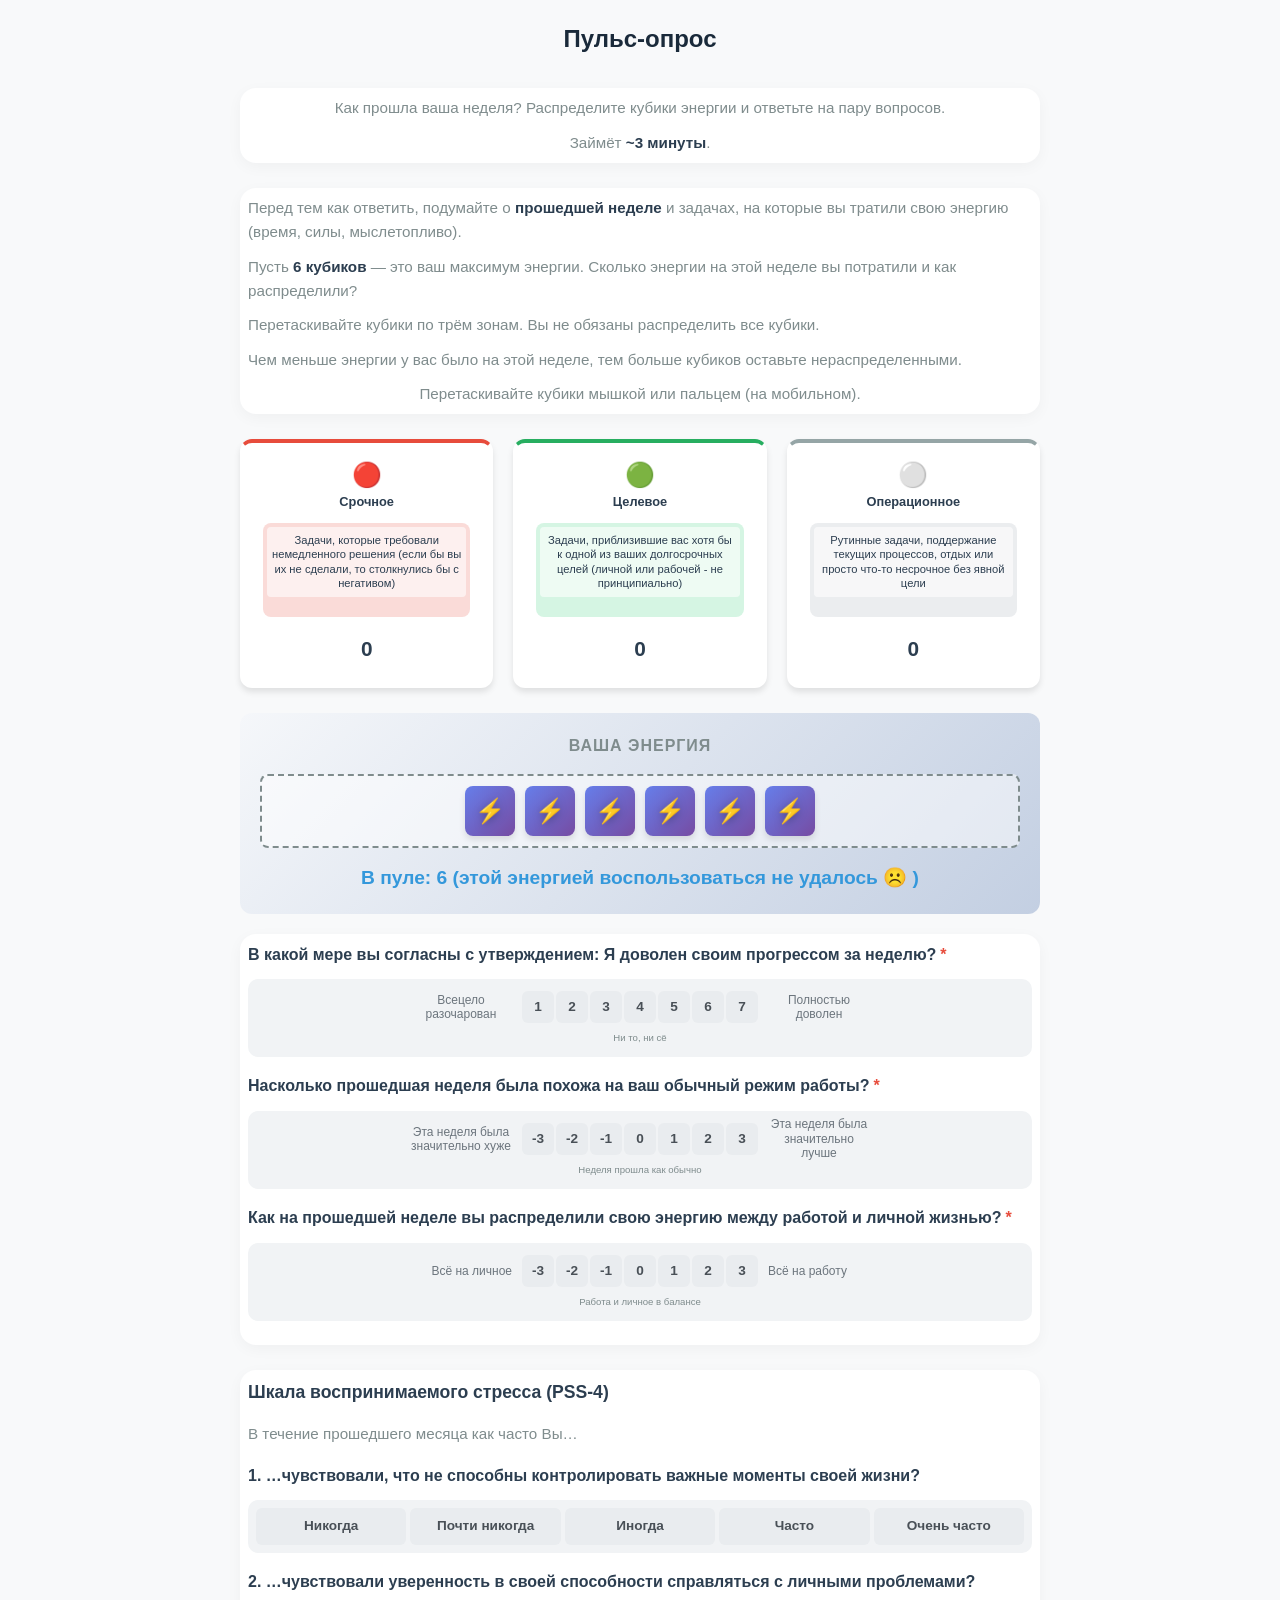
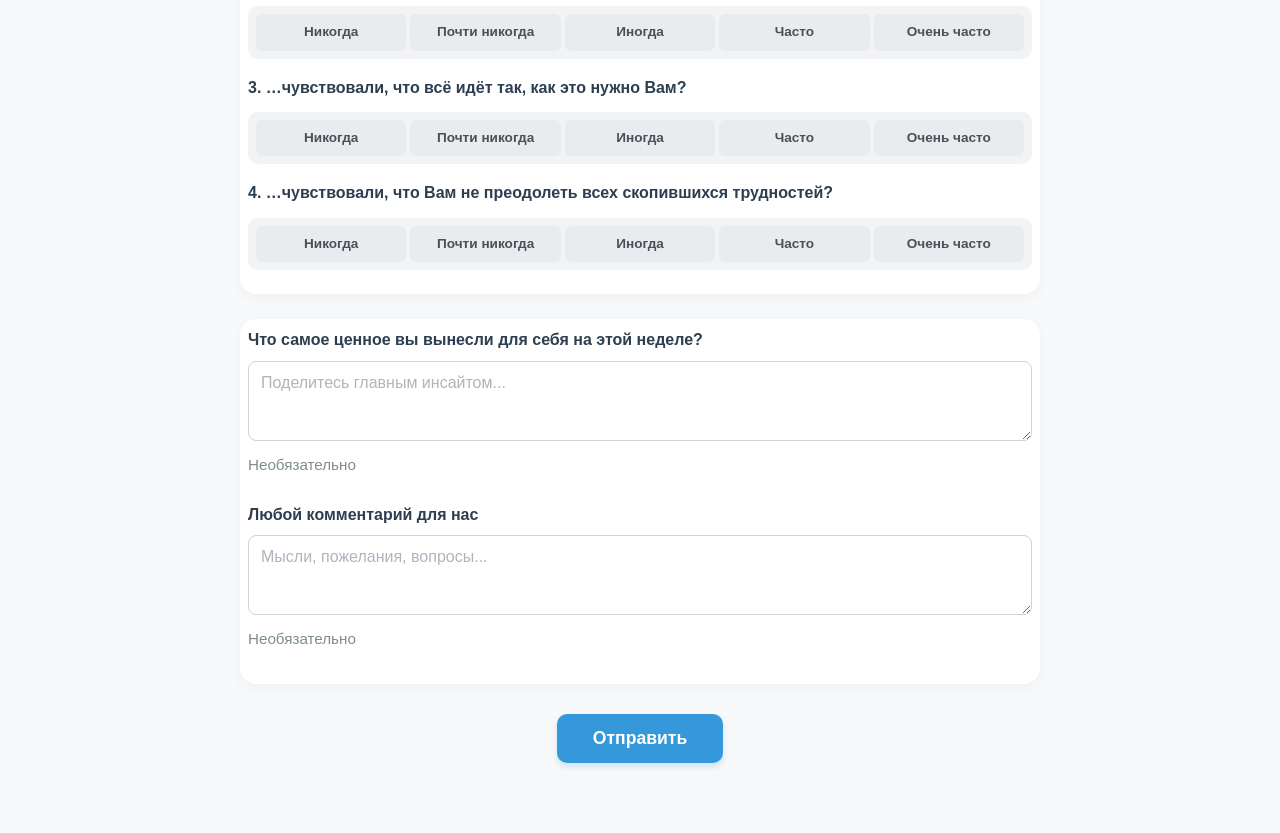
<file: Survey-Pulse-Q3-2026/index.html>
<!DOCTYPE html>
<html lang="ru">
<head>
<meta charset="UTF-8">
<meta name="viewport" content="width=device-width, initial-scale=1.0">
<title>Пульс-опрос</title>
<link rel="icon" type="image/svg+xml" href="favicon.svg">
<link rel="stylesheet" href="style.css">
</head>
<body>

<div class="app-container">

    <!-- Главная страница -->
    <section id="survey-page" class="page active">
        <h1>Пульс-опрос</h1>

        <div class="card intro-card">
            <p>Как прошла ваша неделя? Распределите кубики энергии и ответьте на пару вопросов.</p>
            <p>Займёт <strong>~3 минуты</strong>.</p>
        </div>

        <!-- Инструкция и легенда -->
        <div class="card">
            <p>Перед тем как ответить, подумайте о <strong>прошедшей неделе</strong> и задачах, на которые вы тратили свою энергию (время, силы, мыслетопливо).</p>
            <p>Пусть <strong>6 кубиков</strong> — это ваш максимум энергии. Сколько энергии на этой неделе вы потратили и как распределили?</p>
            <p>Перетаскивайте кубики по трём зонам. Вы не обязаны распределить все кубики.</p>
            <p>Чем меньше энергии у вас было на этой неделе, тем больше кубиков оставьте нераспределенными.</p>
            <p style="text-align: center; color: var(--text-muted);">Перетаскивайте кубики мышкой или пальцем (на мобильном).</p>
        </div>

        <!-- Три зоны для сброса кубиков (теперь выше пула) -->
        <div class="zones-container">
            <!-- Зона 1: Срочное -->
            <div class="zone reactive-zone" data-zone="reactive">
                <div class="zone-header">
                    <span class="zone-icon">🔴</span>
                    <h3>Срочное</h3>
                </div>
<div class="zone-drop-area" id="reactive-zone">
                    <div class="zone-definition">
                        Задачи, которые требовали немедленного решения (если бы вы их не сделали, то столкнулись бы с негативом)
                    </div>
                    <div class="zone-cubes" id="reactive-cubes"></div>
                </div>
                <div class="zone-counter">
                    <span class="count-value">0</span>
                </div>
            </div>

            <!-- Зона 2: Целевое -->
            <div class="zone proactive-zone" data-zone="proactive">
                <div class="zone-header">
                    <span class="zone-icon">🟢</span>
                    <h3>Целевое</h3>
                </div>
<div class="zone-drop-area" id="proactive-zone">
                    <div class="zone-definition">
                        Задачи, приблизившие вас хотя бы к одной из ваших долгосрочных целей (личной или рабочей - не принципиально)
                    </div>
                    <div class="zone-cubes" id="proactive-cubes"></div>
                </div>
                <div class="zone-counter">
                    <span class="count-value">0</span>
                </div>
            </div>

            <!-- Зона 3: Операционное -->
            <div class="zone operational-zone" data-zone="operational">
                <div class="zone-header">
                    <span class="zone-icon">⚪</span>
                    <h3>Операционное</h3>
                </div>
<div class="zone-drop-area" id="operational-zone">
                    <div class="zone-definition">
                        Рутинные задачи, поддержание текущих процессов, отдых или просто что-то несрочное без явной цели
                    </div>
                    <div class="zone-cubes" id="operational-cubes"></div>
                </div>
                <div class="zone-counter">
                    <span class="count-value">0</span>
                </div>
            </div>
        </div>

        <!-- Зона пула (источник кубиков) -->
        <div class="pool-container" id="pool">
            <div class="pool-label">Ваша энергия</div>
            <div class="pool-slots" id="pool-slots">
                <!-- Кубики будут добавлены через JS -->
            </div>
            <div class="pool-counter">
                <span id="available-cubes">В пуле: 6 (этой энергией воспользоваться не удалось ☹️ )</span>
            </div>
        </div>

        <!-- Вопрос про удовлетворённость прогрессом -->
        <div class="card">
            <div class="likert-scale-group">
                <label>В какой мере вы согласны с утверждением: Я доволен своим прогрессом за неделю?<span class="required-star">*</span></label>
                <div class="likert-center-scale">
                    <span class="likert-center-label left">Всецело разочарован</span>

                    <input type="radio" name="satisfaction" id="sat-1" value="1">
                    <label for="sat-1">1</label>

                    <input type="radio" name="satisfaction" id="sat-2" value="2">
                    <label for="sat-2">2</label>

                    <input type="radio" name="satisfaction" id="sat-3" value="3">
                    <label for="sat-3">3</label>

                    <input type="radio" name="satisfaction" id="sat-4" value="4">
                    <label for="sat-4">4</label>

                    <input type="radio" name="satisfaction" id="sat-5" value="5">
                    <label for="sat-5">5</label>

                    <input type="radio" name="satisfaction" id="sat-6" value="6">
                    <label for="sat-6">6</label>

                    <input type="radio" name="satisfaction" id="sat-7" value="7">
                    <label for="sat-7" class="hint-trigger">7</label>

                    <span class="likert-center-label right hint-target">Полностью доволен</span>
                    <p class="center-scale-note">Ни то, ни сё</p>
                </div>
            </div>

            <!-- Насколько показательная неделя (-3 до +3) -->
            <div class="likert-scale-group">
                <label>Насколько прошедшая неделя была похожа на ваш обычный режим работы?<span class="required-star">*</span></label>
                <div class="likert-center-scale">
                    <span class="likert-center-label left">Эта неделя была значительно хуже</span>

                    <input type="radio" name="representative" id="rep--3" value="-3">
                    <label for="rep--3">-3</label>

                    <input type="radio" name="representative" id="rep--2" value="-2">
                    <label for="rep--2">-2</label>

                    <input type="radio" name="representative" id="rep--1" value="-1">
                    <label for="rep--1">-1</label>

                    <input type="radio" name="representative" id="rep-0" value="0">
                    <label for="rep-0">0</label>

                    <input type="radio" name="representative" id="rep-1" value="1">
                    <label for="rep-1">1</label>

                    <input type="radio" name="representative" id="rep-2" value="2">
                    <label for="rep-2">2</label>

                    <input type="radio" name="representative" id="rep-3" value="3">
                    <label for="rep-3">3</label>

                    <span class="likert-center-label right">Эта неделя была значительно лучше</span>
                    <p class="center-scale-note">Неделя прошла как обычно</p>
                </div>
            </div>

            <!-- Доля работы (-3 до +3) -->
            <div class="likert-scale-group">
                <label>Как на прошедшей неделе вы распределили свою энергию между работой и личной жизнью?<span class="required-star">*</span></label>
                <div class="likert-center-scale">
                    <span class="likert-center-label left">Всё на личное</span>

                    <input type="radio" name="work_life" id="wl--3" value="-3">
                    <label for="wl--3">-3</label>

                    <input type="radio" name="work_life" id="wl--2" value="-2">
                    <label for="wl--2">-2</label>

                    <input type="radio" name="work_life" id="wl--1" value="-1">
                    <label for="wl--1">-1</label>

                    <input type="radio" name="work_life" id="wl-0" value="0">
                    <label for="wl-0">0</label>

                    <input type="radio" name="work_life" id="wl-1" value="1">
                    <label for="wl-1">1</label>

                    <input type="radio" name="work_life" id="wl-2" value="2">
                    <label for="wl-2">2</label>

                    <input type="radio" name="work_life" id="wl-3" value="3">
                    <label for="wl-3">3</label>

                    <span class="likert-center-label right">Всё на работу</span>
                    <p class="center-scale-note">Работа и личное в балансе</p>
                </div>
            </div>
        </div>

        <!-- PSS-4: Шкала воспринимаемого стресса -->
        <div class="card">
            <h2 style="font-size:1.1rem; margin-bottom:16px;">Шкала воспринимаемого стресса (PSS-4)</h2>
            <p style="margin-bottom:16px;">В течение прошедшего месяца как часто Вы…</p>

            <div class="likert-scale-group">
                <label>1. …чувствовали, что не способны контролировать важные моменты своей жизни?</label>
                <div class="likert-horiz-scale">
                    <input type="radio" name="pss_1" id="pss1-0" value="0"><label for="pss1-0">Никогда</label>
                    <input type="radio" name="pss_1" id="pss1-1" value="1"><label for="pss1-1">Почти никогда</label>
                    <input type="radio" name="pss_1" id="pss1-2" value="2"><label for="pss1-2">Иногда</label>
                    <input type="radio" name="pss_1" id="pss1-3" value="3"><label for="pss1-3">Часто</label>
                    <input type="radio" name="pss_1" id="pss1-4" value="4"><label for="pss1-4">Очень часто</label>
                </div>
            </div>

            <div class="likert-scale-group">
                <label>2. …чувствовали уверенность в своей способности справляться с личными проблемами?</label>
                <div class="likert-horiz-scale">
                    <input type="radio" name="pss_2" id="pss2-0" value="0"><label for="pss2-0">Никогда</label>
                    <input type="radio" name="pss_2" id="pss2-1" value="1"><label for="pss2-1">Почти никогда</label>
                    <input type="radio" name="pss_2" id="pss2-2" value="2"><label for="pss2-2">Иногда</label>
                    <input type="radio" name="pss_2" id="pss2-3" value="3"><label for="pss2-3">Часто</label>
                    <input type="radio" name="pss_2" id="pss2-4" value="4"><label for="pss2-4">Очень часто</label>
                </div>
            </div>

            <div class="likert-scale-group">
                <label>3. …чувствовали, что всё идёт так, как это нужно Вам?</label>
                <div class="likert-horiz-scale">
                    <input type="radio" name="pss_3" id="pss3-0" value="0"><label for="pss3-0">Никогда</label>
                    <input type="radio" name="pss_3" id="pss3-1" value="1"><label for="pss3-1">Почти никогда</label>
                    <input type="radio" name="pss_3" id="pss3-2" value="2"><label for="pss3-2">Иногда</label>
                    <input type="radio" name="pss_3" id="pss3-3" value="3"><label for="pss3-3">Часто</label>
                    <input type="radio" name="pss_3" id="pss3-4" value="4"><label for="pss3-4">Очень часто</label>
                </div>
            </div>

            <div class="likert-scale-group">
                <label>4. …чувствовали, что Вам не преодолеть всех скопившихся трудностей?</label>
                <div class="likert-horiz-scale">
                    <input type="radio" name="pss_4" id="pss4-0" value="0"><label for="pss4-0">Никогда</label>
                    <input type="radio" name="pss_4" id="pss4-1" value="1"><label for="pss4-1">Почти никогда</label>
                    <input type="radio" name="pss_4" id="pss4-2" value="2"><label for="pss4-2">Иногда</label>
                    <input type="radio" name="pss_4" id="pss4-3" value="3"><label for="pss4-3">Часто</label>
                    <input type="radio" name="pss_4" id="pss4-4" value="4"><label for="pss4-4">Очень часто</label>
                </div>
            </div>
        </div>

        <!-- Текстовые поля -->
        <div class="card">
            <div class="text-field">
                <label for="takeaway">Что самое ценное вы вынесли для себя на этой неделе?</label>
                <textarea id="takeaway" placeholder="Поделитесь главным инсайтом..." rows="3"></textarea>
                <p class="field-hint">Необязательно</p>
            </div>

            <div class="text-field">
                <label for="comment">Любой комментарий для нас</label>
                <textarea id="comment" placeholder="Мысли, пожелания, вопросы..." rows="3"></textarea>
                <p class="field-hint">Необязательно</p>
            </div>
        </div>

        <div class="actions">
            <button id="btn-submit" class="btn btn-primary btn-large">Отправить</button>
        </div>
    </section>

    <!-- Страница благодарности -->
    <section id="thank-you" class="page">
        <div class="thank-you">
            <div class="emoji">🙏</div>
            <h1>Спасибо!</h1>
            <p>Ваши ответы сохранены.</p>
        </div>
    </section>

</div>

<!-- Модальное окно: энергия не распределена -->
<div id="modal-no-energy" class="modal-overlay">
    <div class="modal-box">
        <p class="modal-text">Вы не распределили ни одного кубика энергии. У вас действительно не было сил на этой неделе?</p>
        <div class="modal-buttons">
            <button id="btn-confirm-no-energy" class="btn btn-primary">Да, всё так</button>
            <button id="btn-cancel-no-energy" class="btn btn-secondary">Ой, сейчас исправлю</button>
        </div>
    </div>
</div>

<script src="drag-drop.js"></script>
<script src="app.js"></script>
</body>
</html>
</file>
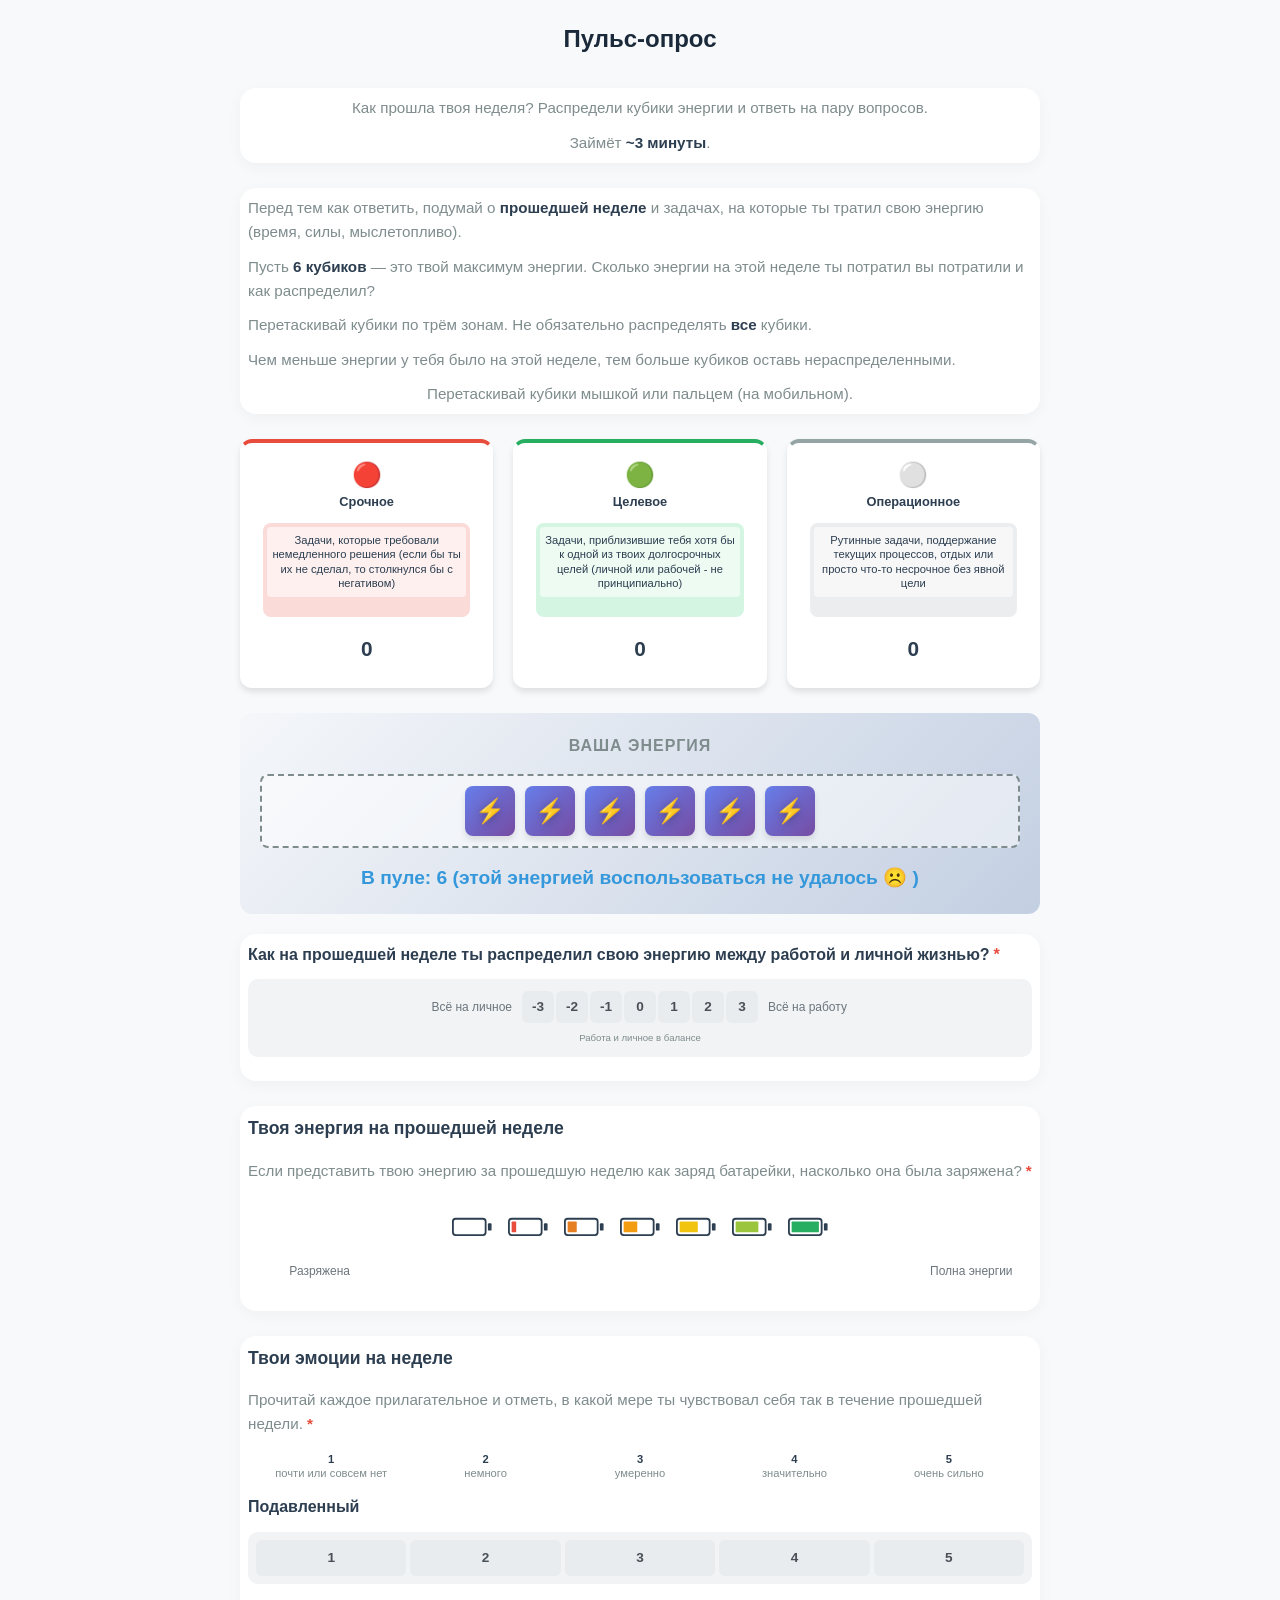
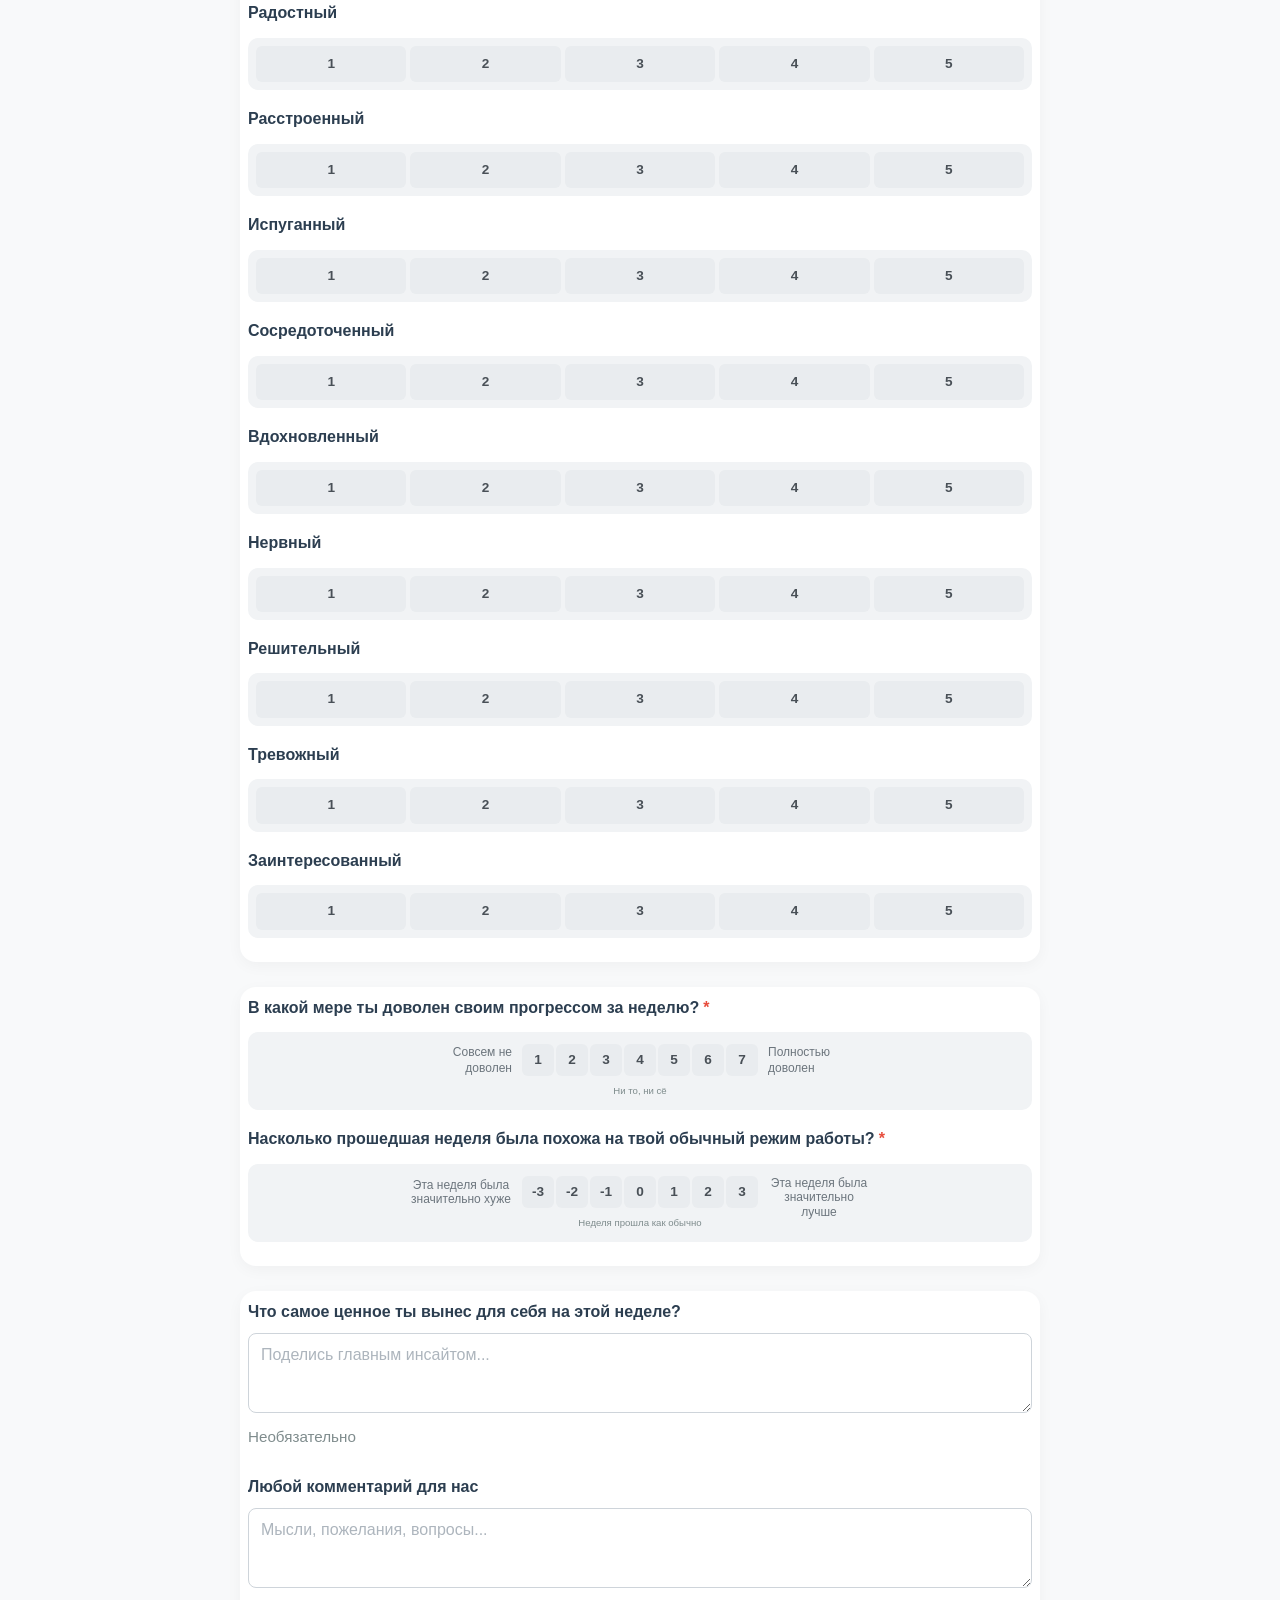
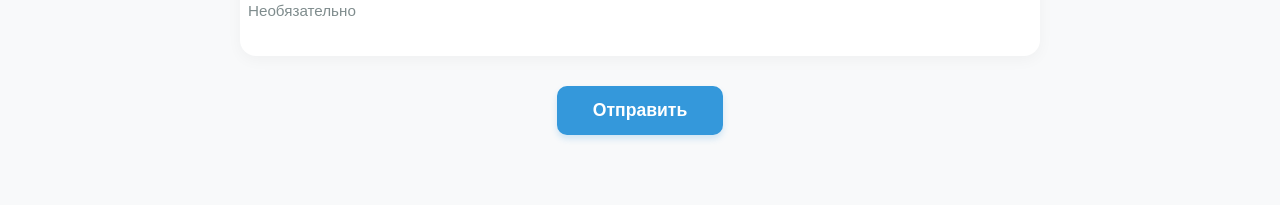
<file: Survey-Pulse-Q4-2026/index.html>
<!DOCTYPE html>
<html lang="ru">
<head>
<meta charset="UTF-8">
<meta name="viewport" content="width=device-width, initial-scale=1.0">
<title>Пульс-опрос</title>
<link rel="icon" type="image/svg+xml" href="favicon.svg">
<link rel="stylesheet" href="style.css?v=20260923-5">
</head>
<body>

<div class="app-container">

    <!-- Главная страница -->
    <section id="survey-page" class="page active">
        <h1>Пульс-опрос</h1>

        <div class="card intro-card">
            <p>Как прошла твоя неделя? Распредели кубики энергии и ответь на пару вопросов.</p>
            <p>Займёт <strong>~3 минуты</strong>.</p>
        </div>

        <!-- Инструкция и легенда -->
        <div class="card">
            <p>Перед тем как ответить, подумай о <strong>прошедшей неделе</strong> и задачах, на которые ты <span class="gender-adaptive" data-m="тратил" data-f="тратила">тратил</span> свою энергию (время, силы, мыслетопливо).</p>
            <p>Пусть <strong>6 кубиков</strong> — это твой максимум энергии. Сколько энергии на этой неделе ты <span class="gender-adaptive" data-m="потратил" data-f="потратила">потратил</span> вы потратили и как <span class="gender-adaptive" data-m="распределил" data-f="распределила">распределил</span>?</p>
            <p>Перетаскивай кубики по трём зонам. Не обязательно распределять <strong>все</strong> кубики.</p>
            <p>Чем меньше энергии у тебя было на этой неделе, тем больше кубиков оставь нераспределенными.</p>
            <p style="text-align: center; color: var(--text-muted);">Перетаскивай кубики мышкой или пальцем (на мобильном).</p>
        </div>

        <!-- Три зоны для сброса кубиков (теперь выше пула) -->
        <div class="zones-container">
            <!-- Зона 1: Срочное -->
            <div class="zone reactive-zone" data-zone="reactive">
                <div class="zone-header">
                    <span class="zone-icon">🔴</span>
                    <h3>Срочное</h3>
                </div>
<div class="zone-drop-area" id="reactive-zone">
                    <div class="zone-definition">
                        Задачи, которые требовали немедленного решения (если бы ты их не <span class="gender-adaptive" data-m="сделал" data-f="сделала">сделал</span>, то <span class="gender-adaptive" data-m="столкнулся" data-f="столкнулась">столкнулся</span> бы с негативом)
                    </div>
                    <div class="zone-cubes" id="reactive-cubes"></div>
                </div>
                <div class="zone-counter">
                    <span class="count-value">0</span>
                </div>
            </div>

            <!-- Зона 2: Целевое -->
            <div class="zone proactive-zone" data-zone="proactive">
                <div class="zone-header">
                    <span class="zone-icon">🟢</span>
                    <h3>Целевое</h3>
                </div>
<div class="zone-drop-area" id="proactive-zone">
                    <div class="zone-definition">
                        Задачи, приблизившие тебя хотя бы к одной из твоих долгосрочных целей (личной или рабочей - не принципиально)
                    </div>
                    <div class="zone-cubes" id="proactive-cubes"></div>
                </div>
                <div class="zone-counter">
                    <span class="count-value">0</span>
                </div>
            </div>

            <!-- Зона 3: Операционное -->
            <div class="zone operational-zone" data-zone="operational">
                <div class="zone-header">
                    <span class="zone-icon">⚪</span>
                    <h3>Операционное</h3>
                </div>
<div class="zone-drop-area" id="operational-zone">
                    <div class="zone-definition">
                        Рутинные задачи, поддержание текущих процессов, отдых или просто что-то несрочное без явной цели
                    </div>
                    <div class="zone-cubes" id="operational-cubes"></div>
                </div>
                <div class="zone-counter">
                    <span class="count-value">0</span>
                </div>
            </div>
        </div>

        <!-- Зона пула (источник кубиков) -->
        <div class="pool-container" id="pool">
            <div class="pool-label">Ваша энергия</div>
            <div class="pool-slots" id="pool-slots">
                <!-- Кубики будут добавлены через JS -->
            </div>
            <div class="pool-counter">
                <span id="available-cubes">В пуле: 6 (этой энергией воспользоваться не удалось ☹️ )</span>
            </div>
        </div>

        <!-- Доля работы (-3 до +3) -->
        <div class="card">
            <div class="likert-scale-group">
                <label>Как на прошедшей неделе ты <span class="gender-adaptive" data-m="распределил" data-f="распределила">распределил</span> свою энергию между работой и личной жизнью?<span class="required-star">*</span></label>
                <div class="likert-center-scale">
                    <span class="likert-center-label left">Всё на личное</span>

                    <input type="radio" name="work_life" id="wl--3" value="-3">
                    <label for="wl--3">-3</label>

                    <input type="radio" name="work_life" id="wl--2" value="-2">
                    <label for="wl--2">-2</label>

                    <input type="radio" name="work_life" id="wl--1" value="-1">
                    <label for="wl--1">-1</label>

                    <input type="radio" name="work_life" id="wl-0" value="0">
                    <label for="wl-0">0</label>

                    <input type="radio" name="work_life" id="wl-1" value="1">
                    <label for="wl-1">1</label>

                    <input type="radio" name="work_life" id="wl-2" value="2">
                    <label for="wl-2">2</label>

                    <input type="radio" name="work_life" id="wl-3" value="3">
                    <label for="wl-3">3</label>

                    <span class="likert-center-label right">Всё на работу</span>
                    <p class="center-scale-note">Работа и личное в балансе</p>
                </div>
            </div>
        </div>

        <!-- ═══ SIMEA: Single-Item Measure of Energetic Activation ═══
             Weigelt, O., Gierer, P., Prem, R., Fellmann, M., Lambusch, F.,
             Siestrup, K., Marcus, B., Franke, T., Tsantidis, S., Golla, M.,
             Wyss, C., & Blume, J. (2022). Time to recharge batteries —
             development and validation of a pictorial scale of human energy.
             European Journal of Work and Organizational Psychology, 31(5),
             781–798. https://doi.org/10.1080/1359432X.2022.2050218 (CC-BY)

             Одно-пунктовая пиктограммная шкала энергетической активации:
             7 иконок батареек от разряженной до полностью заряженной,
             кодирование 1–7 (1 = depleted «разряжена»,
             7 = full of energy «полна энергии»).

             Оригинальная инструкция (state-мера, «прямо сейчас»):
             «How one feels at the moment is often described in terms of the
             state of charge of a battery, ranging from 'depleted' to
             'full of energy'. Please indicate which of the following symbols
             best describes your current state.»

             АДАПТАЦИЯ для данного протокола: recall изменён с «прямо сейчас»
             на «в течение прошедшей недели» — как в остальных шкалах
             еженедельного пульс-опроса. Русский перевод инструкции — наш.
             Пиктограммы воспроизведены векторно по Figure 1 статьи
             (7 равных ступеней заряда 0…6/6). Цвета ступеней — как в
             оригинале: 1 — пустая батарейка, далее от красной (2) через
             оранжевую (3), оранжево-жёлтую (4) и жёлтую (5) к
             жёлто-зелёной (6) и зелёной (7). -->
        <div class="card">
            <h2 style="font-size:1.1rem; margin-bottom:16px;">Твоя энергия на прошедшей неделе</h2>
            <p style="margin-bottom:16px;">Если представить твою энергию за прошедшую неделю как заряд батарейки, насколько она была заряжена?<span class="required-star">*</span></p>

            <div class="likert-scale-group">
                <div class="battery-scale" role="radiogroup" aria-label="Уровень энергии на прошедшей неделе: от разряженной до полностью заряженной батарейки">
                    <input type="radio" name="simea" id="simea-1" value="1">
                    <label for="simea-1" class="battery-option" title="1 — разряжена">
                        <svg viewBox="0 0 44 24" width="44" height="24" aria-hidden="true"><rect class="battery-body" x="1" y="3" width="36" height="18" rx="3"/><rect class="battery-terminal" x="39.5" y="8" width="4" height="8" rx="1"/><rect class="battery-charge" x="4" y="6" width="0" height="12" rx="1"/></svg>
                    </label>

                    <input type="radio" name="simea" id="simea-2" value="2">
                    <label for="simea-2" class="battery-option" title="2">
                        <svg viewBox="0 0 44 24" width="44" height="24" aria-hidden="true"><rect class="battery-body" x="1" y="3" width="36" height="18" rx="3"/><rect class="battery-terminal" x="39.5" y="8" width="4" height="8" rx="1"/><rect class="battery-charge bc-2" x="4" y="6" width="5" height="12" rx="1"/></svg>
                    </label>

                    <input type="radio" name="simea" id="simea-3" value="3">
                    <label for="simea-3" class="battery-option" title="3">
                        <svg viewBox="0 0 44 24" width="44" height="24" aria-hidden="true"><rect class="battery-body" x="1" y="3" width="36" height="18" rx="3"/><rect class="battery-terminal" x="39.5" y="8" width="4" height="8" rx="1"/><rect class="battery-charge bc-3" x="4" y="6" width="10" height="12" rx="1"/></svg>
                    </label>

                    <input type="radio" name="simea" id="simea-4" value="4">
                    <label for="simea-4" class="battery-option" title="4">
                        <svg viewBox="0 0 44 24" width="44" height="24" aria-hidden="true"><rect class="battery-body" x="1" y="3" width="36" height="18" rx="3"/><rect class="battery-terminal" x="39.5" y="8" width="4" height="8" rx="1"/><rect class="battery-charge bc-4" x="4" y="6" width="15" height="12" rx="1"/></svg>
                    </label>

                    <input type="radio" name="simea" id="simea-5" value="5">
                    <label for="simea-5" class="battery-option" title="5">
                        <svg viewBox="0 0 44 24" width="44" height="24" aria-hidden="true"><rect class="battery-body" x="1" y="3" width="36" height="18" rx="3"/><rect class="battery-terminal" x="39.5" y="8" width="4" height="8" rx="1"/><rect class="battery-charge bc-5" x="4" y="6" width="20" height="12" rx="1"/></svg>
                    </label>

                    <input type="radio" name="simea" id="simea-6" value="6">
                    <label for="simea-6" class="battery-option" title="6">
                        <svg viewBox="0 0 44 24" width="44" height="24" aria-hidden="true"><rect class="battery-body" x="1" y="3" width="36" height="18" rx="3"/><rect class="battery-terminal" x="39.5" y="8" width="4" height="8" rx="1"/><rect class="battery-charge bc-6" x="4" y="6" width="25" height="12" rx="1"/></svg>
                    </label>

                    <input type="radio" name="simea" id="simea-7" value="7">
                    <label for="simea-7" class="battery-option" title="7 — полна энергии">
                        <svg viewBox="0 0 44 24" width="44" height="24" aria-hidden="true"><rect class="battery-body" x="1" y="3" width="36" height="18" rx="3"/><rect class="battery-terminal" x="39.5" y="8" width="4" height="8" rx="1"/><rect class="battery-charge bc-7" x="4" y="6" width="30" height="12" rx="1"/></svg>
                    </label>
                </div>
                <div class="battery-scale-anchors">
                    <span class="likert-center-label left">Разряжена</span>
                    <span class="likert-center-label right">Полна энергии</span>
                </div>
            </div>
        </div>

        <!-- ═══ Short PANAS (10-item; Mackinnon et al., 1999,
             DOI: 10.1016/S0191-8869(98)00251-7) ═══
             Русские формулировки прилагательных — из русскоязычной
             адаптации ШПАНА: Осин Е.Н. (2012). Измерение позитивных и
             негативных эмоций: разработка русскоязычного аналога методики
             PANAS. Психология. Журнал ВШЭ, 9(4), 91-110.
             PA: вдохновленный (inspired), сосредоточенный (alert),
                 радостный (excited), заинтересованный (enthusiastic),
                 решительный (determined).
             NA: тревожный (afraid), расстроенный (upset), нервный (nervous),
                 испуганный (scared), подавленный (distressed).
             Порядок пунктов на странице — как в оригинальном PANAS.
             Шкала 1-5 и её подписи — по Осину (2012).
              Гендерная адаптация прилагательных: согласование форм m/f
              через .gender-adaptive (URL-параметр s) — чисто
              грамматическое согласование, конструкт не меняется.
              Формат ответа — цифры 1-5 на кнопках + легенда подписей
              над блоком (.panas-legend). Это сделано не просто так:
              именно так размечен бланк в оригинальной статье PANAS —
              Watson, Clark & Tellegen (1988). Development and
              validation of brief measures of positive and negative
              affect: The PANAS scales. J Pers Soc Psychol, 54(6),
              1063-1070: на бланке подписаны только края шкалы
              (1 = very slightly or not at all, 5 = extremely),
              пункты ответа — цифры. Подписи ступеней в легенде —
              формулировки Осина (2012), значения 1-5 не менялись. -->
        <div class="card">
            <h2 style="font-size:1.1rem; margin-bottom:16px;">Твои эмоции на неделе</h2>
            <p style="margin-bottom:16px;">Прочитай каждое прилагательное и отметь, в какой мере ты <span class="gender-adaptive" data-m="чувствовал" data-f="чувствовала">чувствовал(а)</span> себя так в течение прошедшей недели.<span class="required-star">*</span></p>
            <div class="panas-legend">
                <span><b>1</b><br>почти или совсем нет</span>
                <span><b>2</b><br>немного</span>
                <span><b>3</b><br>умеренно</span>
                <span><b>4</b><br>значительно</span>
                <span><b>5</b><br>очень сильно</span>
            </div>


            <div class="likert-scale-group">
                <label><span class="gender-adaptive" data-m="Подавленный" data-f="Подавленная">Подавленный</span></label>
                <div class="likert-horiz-scale">
                    <input type="radio" name="panas_na_5" id="panas-na5-1" value="1"><label for="panas-na5-1">1</label>
                    <input type="radio" name="panas_na_5" id="panas-na5-2" value="2"><label for="panas-na5-2">2</label>
                    <input type="radio" name="panas_na_5" id="panas-na5-3" value="3"><label for="panas-na5-3">3</label>
                    <input type="radio" name="panas_na_5" id="panas-na5-4" value="4"><label for="panas-na5-4">4</label>
                    <input type="radio" name="panas_na_5" id="panas-na5-5" value="5"><label for="panas-na5-5">5</label>
                </div>
            </div>

            <div class="likert-scale-group">
                <label><span class="gender-adaptive" data-m="Радостный" data-f="Радостная">Радостный</span></label>
                <div class="likert-horiz-scale">
                    <input type="radio" name="panas_pa_3" id="panas-pa3-1" value="1"><label for="panas-pa3-1">1</label>
                    <input type="radio" name="panas_pa_3" id="panas-pa3-2" value="2"><label for="panas-pa3-2">2</label>
                    <input type="radio" name="panas_pa_3" id="panas-pa3-3" value="3"><label for="panas-pa3-3">3</label>
                    <input type="radio" name="panas_pa_3" id="panas-pa3-4" value="4"><label for="panas-pa3-4">4</label>
                    <input type="radio" name="panas_pa_3" id="panas-pa3-5" value="5"><label for="panas-pa3-5">5</label>
                </div>
            </div>

            <div class="likert-scale-group">
                <label><span class="gender-adaptive" data-m="Расстроенный" data-f="Расстроенная">Расстроенный</span></label>
                <div class="likert-horiz-scale">
                    <input type="radio" name="panas_na_2" id="panas-na2-1" value="1"><label for="panas-na2-1">1</label>
                    <input type="radio" name="panas_na_2" id="panas-na2-2" value="2"><label for="panas-na2-2">2</label>
                    <input type="radio" name="panas_na_2" id="panas-na2-3" value="3"><label for="panas-na2-3">3</label>
                    <input type="radio" name="panas_na_2" id="panas-na2-4" value="4"><label for="panas-na2-4">4</label>
                    <input type="radio" name="panas_na_2" id="panas-na2-5" value="5"><label for="panas-na2-5">5</label>
                </div>
            </div>

            <div class="likert-scale-group">
                <label><span class="gender-adaptive" data-m="Испуганный" data-f="Испуганная">Испуганный</span></label>
                <div class="likert-horiz-scale">
                    <input type="radio" name="panas_na_4" id="panas-na4-1" value="1"><label for="panas-na4-1">1</label>
                    <input type="radio" name="panas_na_4" id="panas-na4-2" value="2"><label for="panas-na4-2">2</label>
                    <input type="radio" name="panas_na_4" id="panas-na4-3" value="3"><label for="panas-na4-3">3</label>
                    <input type="radio" name="panas_na_4" id="panas-na4-4" value="4"><label for="panas-na4-4">4</label>
                    <input type="radio" name="panas_na_4" id="panas-na4-5" value="5"><label for="panas-na4-5">5</label>
                </div>
            </div>

            <div class="likert-scale-group">
                <label><span class="gender-adaptive" data-m="Сосредоточенный" data-f="Сосредоточенная">Сосредоточенный</span></label>
                <div class="likert-horiz-scale">
                    <input type="radio" name="panas_pa_2" id="panas-pa2-1" value="1"><label for="panas-pa2-1">1</label>
                    <input type="radio" name="panas_pa_2" id="panas-pa2-2" value="2"><label for="panas-pa2-2">2</label>
                    <input type="radio" name="panas_pa_2" id="panas-pa2-3" value="3"><label for="panas-pa2-3">3</label>
                    <input type="radio" name="panas_pa_2" id="panas-pa2-4" value="4"><label for="panas-pa2-4">4</label>
                    <input type="radio" name="panas_pa_2" id="panas-pa2-5" value="5"><label for="panas-pa2-5">5</label>
                </div>
            </div>

            <div class="likert-scale-group">
                <label><span class="gender-adaptive" data-m="Вдохновленный" data-f="Вдохновленная">Вдохновленный</span></label>
                <div class="likert-horiz-scale">
                    <input type="radio" name="panas_pa_1" id="panas-pa1-1" value="1"><label for="panas-pa1-1">1</label>
                    <input type="radio" name="panas_pa_1" id="panas-pa1-2" value="2"><label for="panas-pa1-2">2</label>
                    <input type="radio" name="panas_pa_1" id="panas-pa1-3" value="3"><label for="panas-pa1-3">3</label>
                    <input type="radio" name="panas_pa_1" id="panas-pa1-4" value="4"><label for="panas-pa1-4">4</label>
                    <input type="radio" name="panas_pa_1" id="panas-pa1-5" value="5"><label for="panas-pa1-5">5</label>
                </div>
            </div>

            <div class="likert-scale-group">
                <label><span class="gender-adaptive" data-m="Нервный" data-f="Нервная">Нервный</span></label>
                <div class="likert-horiz-scale">
                    <input type="radio" name="panas_na_3" id="panas-na3-1" value="1"><label for="panas-na3-1">1</label>
                    <input type="radio" name="panas_na_3" id="panas-na3-2" value="2"><label for="panas-na3-2">2</label>
                    <input type="radio" name="panas_na_3" id="panas-na3-3" value="3"><label for="panas-na3-3">3</label>
                    <input type="radio" name="panas_na_3" id="panas-na3-4" value="4"><label for="panas-na3-4">4</label>
                    <input type="radio" name="panas_na_3" id="panas-na3-5" value="5"><label for="panas-na3-5">5</label>
                </div>
            </div>

            <div class="likert-scale-group">
                <label><span class="gender-adaptive" data-m="Решительный" data-f="Решительная">Решительный</span></label>
                <div class="likert-horiz-scale">
                    <input type="radio" name="panas_pa_5" id="panas-pa5-1" value="1"><label for="panas-pa5-1">1</label>
                    <input type="radio" name="panas_pa_5" id="panas-pa5-2" value="2"><label for="panas-pa5-2">2</label>
                    <input type="radio" name="panas_pa_5" id="panas-pa5-3" value="3"><label for="panas-pa5-3">3</label>
                    <input type="radio" name="panas_pa_5" id="panas-pa5-4" value="4"><label for="panas-pa5-4">4</label>
                    <input type="radio" name="panas_pa_5" id="panas-pa5-5" value="5"><label for="panas-pa5-5">5</label>
                </div>
            </div>

            <div class="likert-scale-group">
                <label><span class="gender-adaptive" data-m="Тревожный" data-f="Тревожная">Тревожный</span></label>
                <div class="likert-horiz-scale">
                    <input type="radio" name="panas_na_1" id="panas-na1-1" value="1"><label for="panas-na1-1">1</label>
                    <input type="radio" name="panas_na_1" id="panas-na1-2" value="2"><label for="panas-na1-2">2</label>
                    <input type="radio" name="panas_na_1" id="panas-na1-3" value="3"><label for="panas-na1-3">3</label>
                    <input type="radio" name="panas_na_1" id="panas-na1-4" value="4"><label for="panas-na1-4">4</label>
                    <input type="radio" name="panas_na_1" id="panas-na1-5" value="5"><label for="panas-na1-5">5</label>
                </div>
            </div>

            <div class="likert-scale-group">
                <label><span class="gender-adaptive" data-m="Заинтересованный" data-f="Заинтересованная">Заинтересованный</span></label>
                <div class="likert-horiz-scale">
                    <input type="radio" name="panas_pa_4" id="panas-pa4-1" value="1"><label for="panas-pa4-1">1</label>
                    <input type="radio" name="panas_pa_4" id="panas-pa4-2" value="2"><label for="panas-pa4-2">2</label>
                    <input type="radio" name="panas_pa_4" id="panas-pa4-3" value="3"><label for="panas-pa4-3">3</label>
                    <input type="radio" name="panas_pa_4" id="panas-pa4-4" value="4"><label for="panas-pa4-4">4</label>
                    <input type="radio" name="panas_pa_4" id="panas-pa4-5" value="5"><label for="panas-pa4-5">5</label>
                </div>
            </div>
        </div>

        <!-- Вопрос про удовлетворённость прогрессом -->
        <div class="card">
            <div class="likert-scale-group">
                <label>В какой мере ты <span class="gender-adaptive" data-m="доволен" data-f="довольна">доволен</span> своим прогрессом за неделю?<span class="required-star">*</span></label>
                <div class="likert-center-scale">
                    <span class="likert-center-label left">Совсем не <span class="gender-adaptive" data-m="доволен" data-f="довольна">доволен</span></span>

                    <input type="radio" name="satisfaction" id="sat-1" value="1">
                    <label for="sat-1">1</label>

                    <input type="radio" name="satisfaction" id="sat-2" value="2">
                    <label for="sat-2">2</label>

                    <input type="radio" name="satisfaction" id="sat-3" value="3">
                    <label for="sat-3">3</label>

                    <input type="radio" name="satisfaction" id="sat-4" value="4">
                    <label for="sat-4">4</label>

                    <input type="radio" name="satisfaction" id="sat-5" value="5">
                    <label for="sat-5">5</label>

                    <input type="radio" name="satisfaction" id="sat-6" value="6">
                    <label for="sat-6">6</label>

                    <input type="radio" name="satisfaction" id="sat-7" value="7">
                    <label for="sat-7" class="hint-trigger">7</label>

                    <span class="likert-center-label right hint-target">Полностью <span class="gender-adaptive" data-m="доволен" data-f="довольна">доволен</span></span>
                    <p class="center-scale-note">Ни то, ни сё</p>
                </div>
            </div>

            <!-- Насколько показательная неделя (-3 до +3) -->
            <div class="likert-scale-group">
                <label>Насколько прошедшая неделя была похожа на твой обычный режим работы?<span class="required-star">*</span></label>
                <div class="likert-center-scale">
                    <span class="likert-center-label left">Эта неделя была значительно хуже</span>

                    <input type="radio" name="representative" id="rep--3" value="-3">
                    <label for="rep--3">-3</label>

                    <input type="radio" name="representative" id="rep--2" value="-2">
                    <label for="rep--2">-2</label>

                    <input type="radio" name="representative" id="rep--1" value="-1">
                    <label for="rep--1">-1</label>

                    <input type="radio" name="representative" id="rep-0" value="0">
                    <label for="rep-0">0</label>

                    <input type="radio" name="representative" id="rep-1" value="1">
                    <label for="rep-1">1</label>

                    <input type="radio" name="representative" id="rep-2" value="2">
                    <label for="rep-2">2</label>

                    <input type="radio" name="representative" id="rep-3" value="3">
                    <label for="rep-3">3</label>

                    <span class="likert-center-label right">Эта неделя была значительно лучше</span>
                    <p class="center-scale-note">Неделя прошла как обычно</p>
                </div>
            </div>

        </div>


        <!-- Текстовые поля -->
        <div class="card">
            <div class="text-field">
                <label for="takeaway">Что самое ценное ты <span class="gender-adaptive" data-m="вынес" data-f="вынесла">вынес</span> для себя на этой неделе?</label>
                <textarea id="takeaway" placeholder="Поделись главным инсайтом..." rows="3"></textarea>
                <p class="field-hint">Необязательно</p>
            </div>

            <div class="text-field">
                <label for="comment">Любой комментарий для нас</label>
                <textarea id="comment" placeholder="Мысли, пожелания, вопросы..." rows="3"></textarea>
                <p class="field-hint">Необязательно</p>
            </div>
        </div>

        <div class="actions">
            <button id="btn-submit" class="btn btn-primary btn-large">Отправить</button>
        </div>
        </div>
    </section>

    <!-- Страница благодарности -->
    <section id="thank-you" class="page">
        <div class="thank-you">
            <div class="emoji">🙏</div>
            <h1>Спасибо!</h1>
            <p>Ваши ответы сохранены.</p>
        </div>
    </section>

</div>

<!-- Модальное окно: энергия не распределена -->
<div id="modal-no-energy" class="modal-overlay">
    <div class="modal-box">
        <p class="modal-text">Вы не распределили ни одного кубика энергии. У вас действительно не было сил на этой неделе?</p>
        <div class="modal-buttons">
            <button id="btn-confirm-no-energy" class="btn btn-primary">Да, всё так</button>
            <button id="btn-cancel-no-energy" class="btn btn-secondary">Ой, сейчас исправлю</button>
        </div>
    </div>
</div>

<script src="drag-drop.js"></script>
<script src="app.js?v=20260923-2"></script>
</body>
</html>
</file>
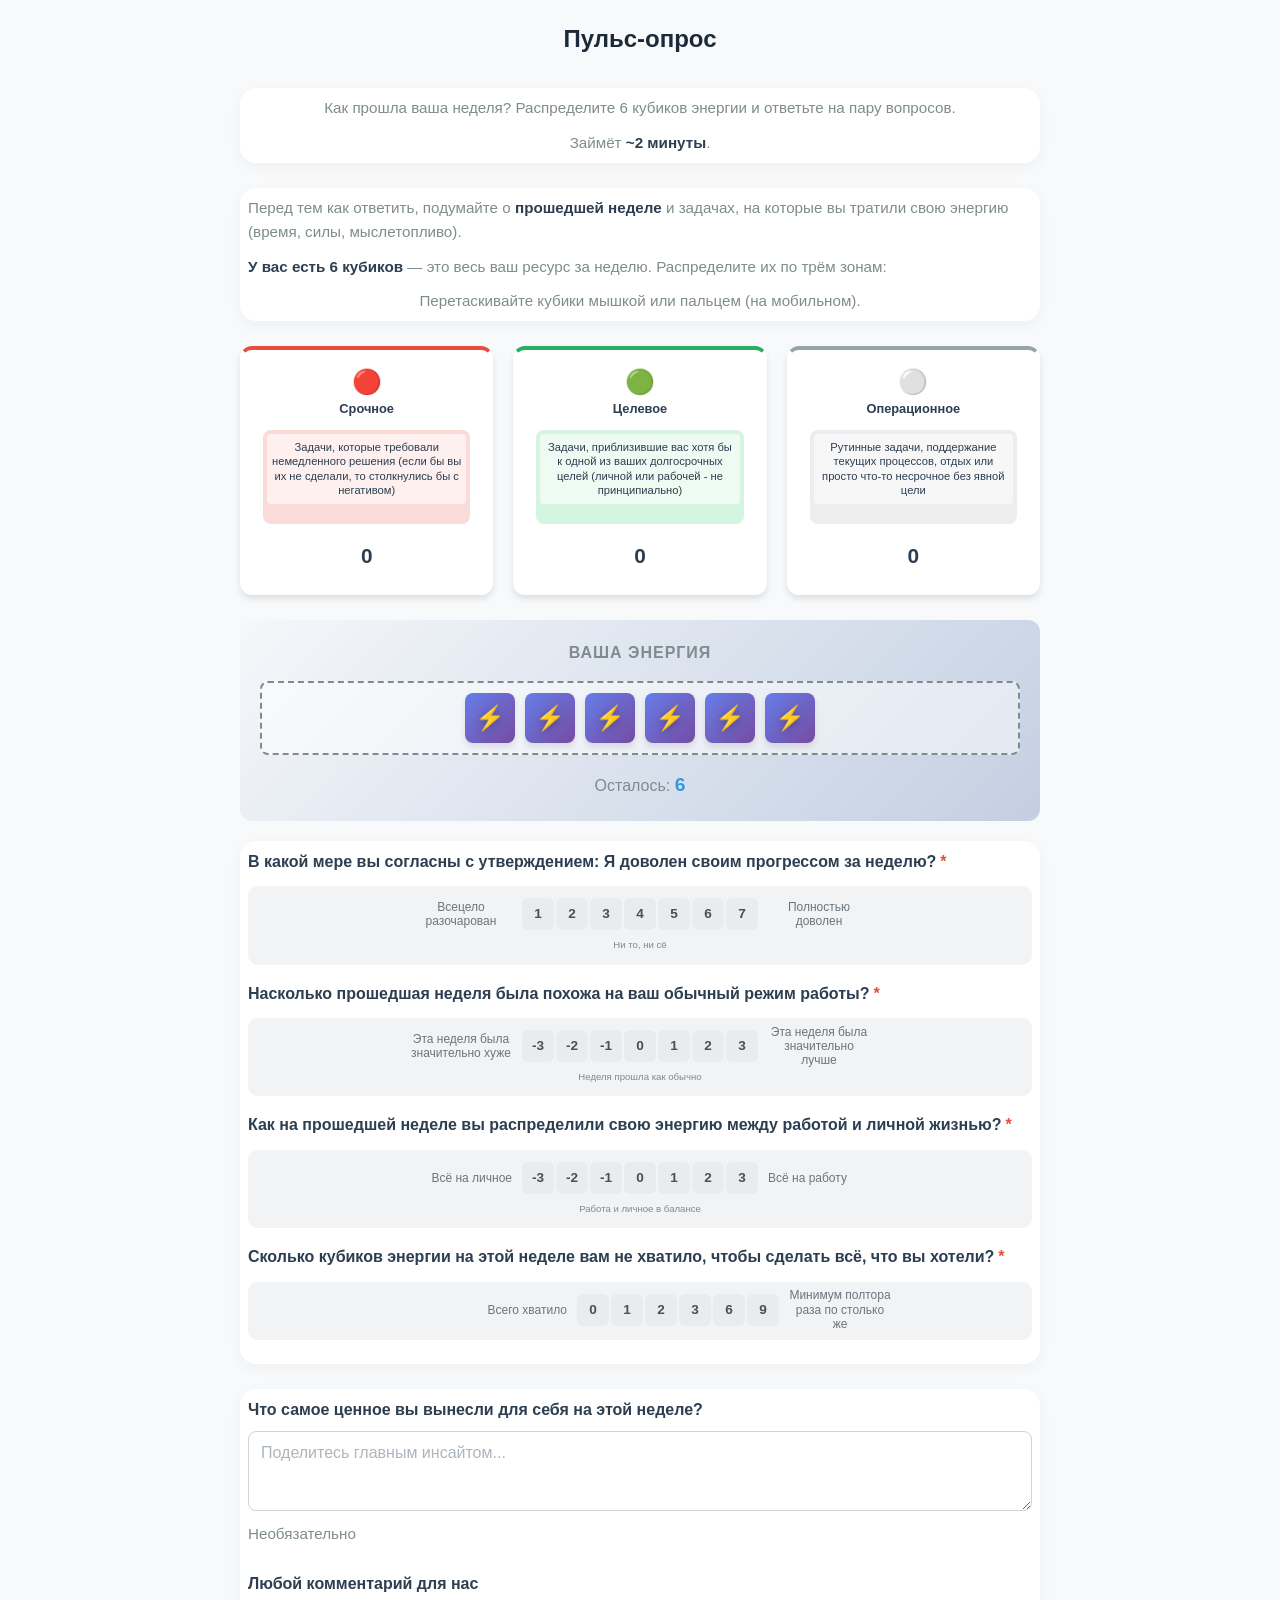
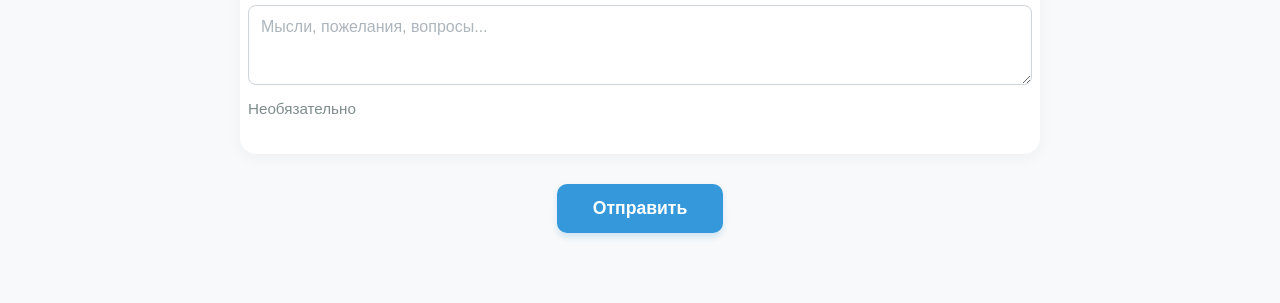
<file: Survey-Pulse/index.html>
<!DOCTYPE html>
<html lang="ru">
<head>
<meta charset="UTF-8">
<meta name="viewport" content="width=device-width, initial-scale=1.0">
<title>Пульс-опрос</title>
<link rel="icon" type="image/svg+xml" href="favicon.svg">
<link rel="stylesheet" href="style.css">
</head>
<body>

<div class="app-container">

    <!-- Главная страница -->
    <section id="survey-page" class="page active">
        <h1>Пульс-опрос</h1>

        <div class="card intro-card">
            <p>Как прошла ваша неделя? Распределите 6 кубиков энергии и ответьте на пару вопросов.</p>
            <p>Займёт <strong>~2 минуты</strong>.</p>
        </div>

        <!-- Инструкция и легенда -->
        <div class="card">
            <p>Перед тем как ответить, подумайте о <strong>прошедшей неделе</strong> и задачах, на которые вы тратили свою энергию (время, силы, мыслетопливо).</p>
            <p><strong>У вас есть 6 кубиков</strong> — это весь ваш ресурс за неделю. Распределите их по трём зонам:</p>
            <p style="text-align: center; color: var(--text-muted);">Перетаскивайте кубики мышкой или пальцем (на мобильном).</p>
        </div>

        <!-- Три зоны для сброса кубиков (теперь выше пула) -->
        <div class="zones-container">
            <!-- Зона 1: Срочное -->
            <div class="zone reactive-zone" data-zone="reactive">
                <div class="zone-header">
                    <span class="zone-icon">🔴</span>
                    <h3>Срочное</h3>
                </div>
<div class="zone-drop-area" id="reactive-zone">
                    <div class="zone-definition">
                        Задачи, которые требовали немедленного решения (если бы вы их не сделали, то столкнулись бы с негативом)
                    </div>
                    <div class="zone-cubes" id="reactive-cubes"></div>
                </div>
                <div class="zone-counter">
                    <span class="count-value">0</span>
                </div>
            </div>

            <!-- Зона 2: Целевое -->
            <div class="zone proactive-zone" data-zone="proactive">
                <div class="zone-header">
                    <span class="zone-icon">🟢</span>
                    <h3>Целевое</h3>
                </div>
<div class="zone-drop-area" id="proactive-zone">
                    <div class="zone-definition">
                        Задачи, приблизившие вас хотя бы к одной из ваших долгосрочных целей (личной или рабочей - не принципиально)
                    </div>
                    <div class="zone-cubes" id="proactive-cubes"></div>
                </div>
                <div class="zone-counter">
                    <span class="count-value">0</span>
                </div>
            </div>

            <!-- Зона 3: Операционное -->
            <div class="zone operational-zone" data-zone="operational">
                <div class="zone-header">
                    <span class="zone-icon">⚪</span>
                    <h3>Операционное</h3>
                </div>
<div class="zone-drop-area" id="operational-zone">
                    <div class="zone-definition">
                        Рутинные задачи, поддержание текущих процессов, отдых или просто что-то несрочное без явной цели
                    </div>
                    <div class="zone-cubes" id="operational-cubes"></div>
                </div>
                <div class="zone-counter">
                    <span class="count-value">0</span>
                </div>
            </div>
        </div>

        <!-- Зона пула (источник кубиков) -->
        <div class="pool-container" id="pool">
            <div class="pool-label">Ваша энергия</div>
            <div class="pool-slots" id="pool-slots">
                <!-- Кубики будут добавлены через JS -->
            </div>
            <div class="pool-counter">
                Осталось: <span id="available-cubes">—</span>
            </div>
        </div>

        <!-- Вопрос про удовлетворённость прогрессом -->
        <div class="card">
            <div class="likert-scale-group">
                <label>В какой мере вы согласны с утверждением: Я доволен своим прогрессом за неделю?<span class="required-star">*</span></label>
                <div class="likert-center-scale">
                    <span class="likert-center-label left">Всецело разочарован</span>

                    <input type="radio" name="satisfaction" id="sat-1" value="1">
                    <label for="sat-1">1</label>

                    <input type="radio" name="satisfaction" id="sat-2" value="2">
                    <label for="sat-2">2</label>

                    <input type="radio" name="satisfaction" id="sat-3" value="3">
                    <label for="sat-3">3</label>

                    <input type="radio" name="satisfaction" id="sat-4" value="4">
                    <label for="sat-4">4</label>

                    <input type="radio" name="satisfaction" id="sat-5" value="5">
                    <label for="sat-5">5</label>

                    <input type="radio" name="satisfaction" id="sat-6" value="6">
                    <label for="sat-6">6</label>

                    <input type="radio" name="satisfaction" id="sat-7" value="7">
                    <label for="sat-7" class="hint-trigger">7</label>

                    <span class="likert-center-label right hint-target">Полностью доволен</span>
                    <p class="center-scale-note">Ни то, ни сё</p>
                </div>
            </div>

            <!-- Насколько показательная неделя (-3 до +3) -->
            <div class="likert-scale-group">
                <label>Насколько прошедшая неделя была похожа на ваш обычный режим работы?<span class="required-star">*</span></label>
                <div class="likert-center-scale">
                    <span class="likert-center-label left">Эта неделя была значительно хуже</span>

                    <input type="radio" name="representative" id="rep--3" value="-3">
                    <label for="rep--3">-3</label>

                    <input type="radio" name="representative" id="rep--2" value="-2">
                    <label for="rep--2">-2</label>

                    <input type="radio" name="representative" id="rep--1" value="-1">
                    <label for="rep--1">-1</label>

                    <input type="radio" name="representative" id="rep-0" value="0">
                    <label for="rep-0">0</label>

                    <input type="radio" name="representative" id="rep-1" value="1">
                    <label for="rep-1">1</label>

                    <input type="radio" name="representative" id="rep-2" value="2">
                    <label for="rep-2">2</label>

                    <input type="radio" name="representative" id="rep-3" value="3">
                    <label for="rep-3">3</label>

                    <span class="likert-center-label right">Эта неделя была значительно лучше</span>
                    <p class="center-scale-note">Неделя прошла как обычно</p>
                </div>
            </div>

            <!-- Доля работы (-3 до +3) -->
            <div class="likert-scale-group">
                <label>Как на прошедшей неделе вы распределили свою энергию между работой и личной жизнью?<span class="required-star">*</span></label>
                <div class="likert-center-scale">
                    <span class="likert-center-label left">Всё на личное</span>

                    <input type="radio" name="work_life" id="wl--3" value="-3">
                    <label for="wl--3">-3</label>

                    <input type="radio" name="work_life" id="wl--2" value="-2">
                    <label for="wl--2">-2</label>

                    <input type="radio" name="work_life" id="wl--1" value="-1">
                    <label for="wl--1">-1</label>

                    <input type="radio" name="work_life" id="wl-0" value="0">
                    <label for="wl-0">0</label>

                    <input type="radio" name="work_life" id="wl-1" value="1">
                    <label for="wl-1">1</label>

                    <input type="radio" name="work_life" id="wl-2" value="2">
                    <label for="wl-2">2</label>

                    <input type="radio" name="work_life" id="wl-3" value="3">
                    <label for="wl-3">3</label>

                    <span class="likert-center-label right">Всё на работу</span>
                    <p class="center-scale-note">Работа и личное в балансе</p>
                </div>
            </div>

            <!-- Энергетический дефицит -->
            <div class="likert-scale-group">
                <label>Сколько кубиков энергии на этой неделе вам не хватило, чтобы сделать всё, что вы хотели?<span class="required-star">*</span></label>
                <div class="likert-deficit-scale">
                    <span class="likert-deficit-label left">Всего хватило</span>

                    <input type="radio" name="energy_deficit" id="def-0" value="0">
                    <label for="def-0">0</label>

                    <input type="radio" name="energy_deficit" id="def-1" value="1">
                    <label for="def-1">1</label>

                    <input type="radio" name="energy_deficit" id="def-2" value="2">
                    <label for="def-2">2</label>

                    <input type="radio" name="energy_deficit" id="def-3" value="3">
                    <label for="def-3">3</label>

                    <input type="radio" name="energy_deficit" id="def-6" value="6">
                    <label for="def-6">6</label>

                    <input type="radio" name="energy_deficit" id="def-9" value="9">
                    <label for="def-9">9</label>

                    <span class="likert-deficit-label right">Минимум полтора раза по столько же</span>
                </div>
            </div>

        </div>

        <!-- Текстовые поля -->
        <div class="card">
            <div class="text-field">
                <label for="takeaway">Что самое ценное вы вынесли для себя на этой неделе?</label>
                <textarea id="takeaway" placeholder="Поделитесь главным инсайтом..." rows="3"></textarea>
                <p class="field-hint">Необязательно</p>
            </div>

            <div class="text-field">
                <label for="comment">Любой комментарий для нас</label>
                <textarea id="comment" placeholder="Мысли, пожелания, вопросы..." rows="3"></textarea>
                <p class="field-hint">Необязательно</p>
            </div>
        </div>

        <div class="actions">
            <button id="btn-submit" class="btn btn-primary btn-large">Отправить</button>
        </div>
    </section>

    <!-- Страница благодарности -->
    <section id="thank-you" class="page">
        <div class="thank-you">
            <div class="emoji">🙏</div>
            <h1>Спасибо!</h1>
            <p>Ваши ответы сохранены.</p>
        </div>
    </section>

</div>

<script src="drag-drop.js"></script>
<script src="app.js"></script>
</body>
</html>
</file>
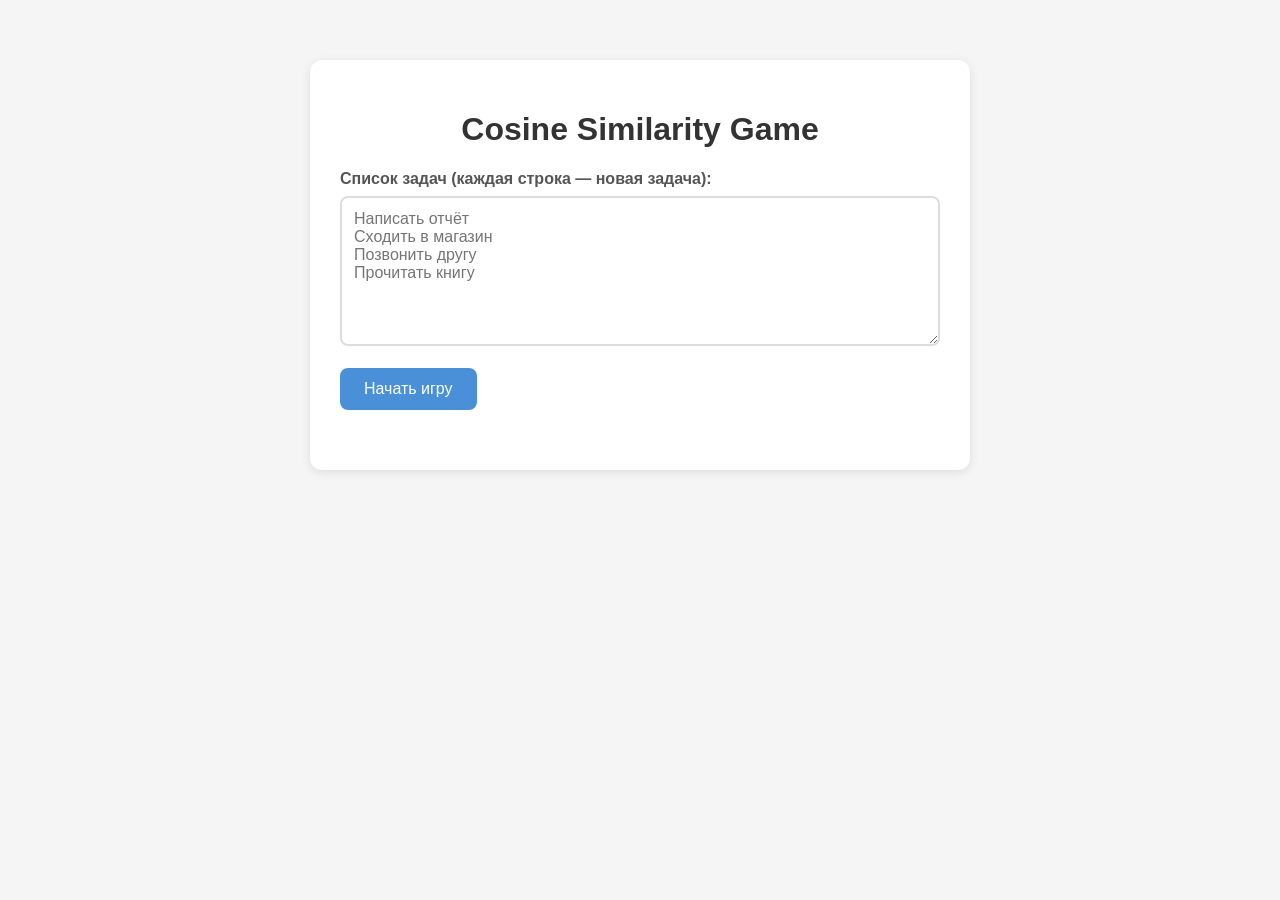
<file: cosine-similarity/templates/index.html>
<!DOCTYPE html>
<html lang="ru">
<head>
    <meta charset="UTF-8">
    <meta name="viewport" content="width=device-width, initial-scale=1.0">
    <title>Cosine Similarity Game</title>
    <style>
        * {
            box-sizing: border-box;
            font-family: -apple-system, BlinkMacSystemFont, 'Segoe UI', Roboto, sans-serif;
        }

        body {
            max-width: 700px;
            margin: 40px auto;
            padding: 20px;
            background: #f5f5f5;
        }

        h1 {
            text-align: center;
            color: #333;
        }

        .container {
            background: white;
            border-radius: 12px;
            padding: 30px;
            box-shadow: 0 2px 10px rgba(0,0,0,0.1);
        }

        .section {
            margin-bottom: 30px;
        }

        label {
            display: block;
            margin-bottom: 8px;
            font-weight: 600;
            color: #555;
        }

        textarea {
            width: 100%;
            padding: 12px;
            border: 2px solid #ddd;
            border-radius: 8px;
            font-size: 16px;
            resize: vertical;
            min-height: 150px;
        }

        textarea:focus {
            outline: none;
            border-color: #4a90d9;
        }

        .task-display {
            background: #e8f4fd;
            border-left: 4px solid #4a90d9;
            padding: 20px;
            border-radius: 8px;
            font-size: 18px;
            margin-bottom: 20px;
        }

        .task-label {
            font-size: 14px;
            color: #666;
            margin-bottom: 8px;
        }

        .btn {
            background: #4a90d9;
            color: white;
            border: none;
            padding: 12px 24px;
            border-radius: 8px;
            font-size: 16px;
            cursor: pointer;
            transition: background 0.2s;
        }

        .btn:hover {
            background: #3a7bc8;
        }

        .btn:disabled {
            background: #ccc;
            cursor: not-allowed;
        }

        .btn-group {
            display: flex;
            gap: 10px;
            flex-wrap: wrap;
        }

        .results {
            margin-top: 20px;
        }

        .result-item {
            display: flex;
            justify-content: space-between;
            padding: 12px;
            border-radius: 8px;
            margin-bottom: 8px;
            font-size: 16px;
        }

        .result-item.good {
            background: #d4edda;
            border: 1px solid #c3e6cb;
        }

        .result-item.warning {
            background: #fff3cd;
            border: 1px solid #ffeeba;
        }

        .result-item.bad {
            background: #f8d7da;
            border: 1px solid #f5c6cb;
        }

        .result-name {
            font-weight: 600;
        }

        .result-score {
            font-weight: 700;
        }

        .status-badge {
            padding: 4px 12px;
            border-radius: 20px;
            font-size: 14px;
        }

        .status-pass {
            background: #28a745;
            color: white;
        }

        .status-fail {
            background: #dc3545;
            color: white;
        }

        .final-status {
            text-align: center;
            padding: 20px;
            border-radius: 8px;
            margin-top: 20px;
            font-size: 20px;
            font-weight: 700;
        }

        .final-status.success {
            background: #d4edda;
            color: #155724;
        }

        .final-status.failure {
            background: #f8d7da;
            color: #721c24;
        }

        .error-list {
            background: #f8d7da;
            padding: 10px;
            border-radius: 8px;
            margin-top: 10px;
        }

        .error-list li {
            margin: 5px 0;
        }

        .hidden {
            display: none;
        }

        .model-names {
            font-size: 14px;
            color: #777;
        }

        .lemmas-section {
            margin-top: 30px;
            padding: 20px;
            background: #f8f9fa;
            border-radius: 8px;
            border: 1px solid #e9ecef;
        }

        .lemmas-section h4 {
            margin-top: 0;
            color: #333;
        }

        .lemma-group {
            margin-bottom: 15px;
        }

        .lemma-group-title {
            font-weight: 600;
            margin-bottom: 5px;
            color: #555;
        }

        .lemma-tags {
            display: flex;
            flex-wrap: wrap;
            gap: 6px;
        }

        .lemma-tag {
            padding: 4px 10px;
            border-radius: 4px;
            font-size: 14px;
        }

        .lemma-tag.original {
            background: #e3f2fd;
            color: #1565c0;
        }

        .lemma-tag.paraphrase {
            background: #e8f5e9;
            color: #2e7d32;
        }

        .lemma-tag.matched {
            background: #ffebee;
            color: #c62828;
            border: 1px solid #ef9a9a;
        }

        .comparison-table {
            width: 100%;
            border-collapse: collapse;
            margin-top: 15px;
            font-size: 14px;
        }

        .comparison-table th {
            background: #e9ecef;
            padding: 8px;
            text-align: left;
            border: 1px solid #dee2e6;
        }

        .comparison-table td {
            padding: 8px;
            border: 1px solid #dee2e6;
        }

        .comparison-table tr:nth-child(even) {
            background: #f8f9fa;
        }

        .match-yes {
            color: #c62828;
            font-weight: 600;
        }

        .match-no {
            color: #2e7d32;
        }
    </style>
</head>
<body>
    <div class="container">
        <h1>Cosine Similarity Game</h1>

        <div class="section" id="input-section">
            <label for="tasks">Список задач (каждая строка — новая задача):</label>
            <textarea id="tasks" placeholder="Написать отчёт
Сходить в магазин
Позвонить другу
Прочитать книгу"></textarea>
            <br><br>
            <div class="btn-group">
                <button class="btn" onclick="startGame()">Начать игру</button>
            </div>
        </div>

        <div class="section hidden" id="game-section">
            <div class="task-label">Переформулируй эту задачу:</div>
            <div class="task-display" id="current-task"></div>

            <label for="paraphrase">Твоя переформулировка:</label>
            <textarea id="paraphrase" placeholder="Введите переформулированную задачу..."></textarea>
            <br><br>
            <div class="btn-group">
                <button class="btn" onclick="checkParaphrase()">Проверить</button>
                <button class="btn" onclick="nextTask()">Новая задача</button>
            </div>
        </div>

        <div class="section hidden" id="results-section">
            <h3>Результаты:</h3>
            <div class="model-names">(paraphrase-multilingual, e5-multilingual, TF-IDF)</div>
            <div id="results"></div>
            <div id="final-status"></div>
            <div id="lemmas-section" class="lemmas-section hidden">
                <h4>Анализ лемм</h4>
                <div id="lemmas-info"></div>
            </div>
        </div>
    </div>

    <script>
        async function startGame() {
            const tasks = document.getElementById('tasks').value;

            const response = await fetch('/api/start', {
                method: 'POST',
                headers: {'Content-Type': 'application/json'},
                body: JSON.stringify({tasks})
            });

            const data = await response.json();

            document.getElementById('input-section').classList.add('hidden');
            document.getElementById('game-section').classList.remove('hidden');
            document.getElementById('current-task').textContent = data.task;
            document.getElementById('results-section').classList.add('hidden');
            document.getElementById('paraphrase').value = '';
            document.getElementById('paraphrase').focus();
        }

        async function checkParaphrase() {
            const paraphrase = document.getElementById('paraphrase').value;

            const response = await fetch('/api/check', {
                method: 'POST',
                headers: {'Content-Type': 'application/json'},
                body: JSON.stringify({paraphrase})
            });

            const data = await response.json();
            displayResults(data);
        }

        async function nextTask() {
            const response = await fetch('/api/next', {
                method: 'POST',
                headers: {'Content-Type': 'application/json'}
            });

            if (!response.ok) {
                alert('Нужно минимум 2 задачи для смены');
                return;
            }

            const data = await response.json();

            document.getElementById('current-task').textContent = data.task;
            document.getElementById('paraphrase').value = '';
            document.getElementById('results-section').classList.add('hidden');
            document.getElementById('paraphrase').focus();
        }

        function displayResults(data) {
            const resultsDiv = document.getElementById('results');
            const finalStatusDiv = document.getElementById('final-status');
            const lemmasSection = document.getElementById('lemmas-section');
            document.getElementById('results-section').classList.remove('hidden');

            const sim = data.similarity;
            const wordCheck = data.word_check;
            const threshold = data.threshold;
            const lemmas = data.lemmas;

            resultsDiv.innerHTML = '';

            addResultItem(resultsDiv, 'paraphrase-multilingual', sim['paraphrase-multilingual'], threshold);
            addResultItem(resultsDiv, 'e5-multilingual', sim['e5-multilingual'], threshold);
            addResultItem(resultsDiv, 'TF-IDF', sim['tfidf'], threshold);

            const avgClass = sim.average >= threshold ? 'good' : (sim.average >= threshold - 0.2 ? 'warning' : 'bad');
            addResultItem(resultsDiv, 'Среднее', sim.average, threshold, avgClass);

            if (!wordCheck.passed) {
                const errorDiv = document.createElement('div');
                errorDiv.className = 'error-list';
                errorDiv.innerHTML = `<strong>Использованы слова из оригинала:</strong><ul>${wordCheck.used_words.map(w => `<li>${w}</li>`).join('')}</ul>`;
                resultsDiv.appendChild(errorDiv);
            }

            if (data.passed_threshold) {
                finalStatusDiv.className = 'final-status success';
                finalStatusDiv.textContent = 'Отлично! Задание выполнено!';
            } else {
                finalStatusDiv.className = 'final-status failure';
                finalStatusDiv.textContent = 'Попробуй ещё раз!';
            }

            if (lemmas) {
                lemmasSection.classList.remove('hidden');
                displayLemmasInfo(lemmas);
            }
        }

        function displayLemmasInfo(lemmas) {
            const infoDiv = document.getElementById('lemmas-info');

            const originalTags = lemmas.original.map(l =>
                `<span class="lemma-tag ${lemmas.matched.includes(l) ? 'matched' : 'original'}">${l}</span>`
            ).join('');

            const paraphraseTags = lemmas.paraphrase.map(l =>
                `<span class="lemma-tag ${lemmas.matched.includes(l) ? 'matched' : 'paraphrase'}">${l}</span>`
            ).join('');

            const matchedList = lemmas.matched.length > 0
                ? lemmas.matched.map(l => `<span class="lemma-tag matched">${l}</span>`).join('')
                : '<em style="color: #28a745">нет совпадений</em>';

            let tableRows = '';
            const maxLen = Math.max(lemmas.original.length, lemmas.paraphrase.length);
            for (let i = 0; i < maxLen; i++) {
                const orig = lemmas.original[i] || '';
                const para = lemmas.paraphrase[i] || '';
                const isMatch = orig && para && lemmas.matched.includes(orig) && lemmas.matched.includes(orig);
                const matchClass = orig && para ? (isMatch ? 'match-yes' : 'match-no') : '';

                tableRows += `<tr>
                    <td>${orig}</td>
                    <td>${para}</td>
                    <td class="${matchClass}">${orig && para ? (isMatch ? '✓' : '—') : ''}</td>
                </tr>`;
            }

            infoDiv.innerHTML = `
                <div class="lemma-group">
                    <div class="lemma-group-title">Леммы исходной фразы:</div>
                    <div class="lemma-tags">${originalTags}</div>
                </div>
                <div class="lemma-group">
                    <div class="lemma-group-title">Леммы переформулировки:</div>
                    <div class="lemma-tags">${paraphraseTags}</div>
                </div>
                <div class="lemma-group">
                    <div class="lemma-group-title">Совпавшие леммы (использованы повторно):</div>
                    <div class="lemma-tags">${matchedList}</div>
                </div>
                <table class="comparison-table">
                    <thead>
                        <tr>
                            <th>Исходная</th>
                            <th>Переформулировка</th>
                            <th>Совпадение</th>
                        </tr>
                    </thead>
                    <tbody>
                        ${tableRows}
                    </tbody>
                </table>
            `;
        }

        function addResultItem(container, name, score, threshold, customClass = null) {
            const div = document.createElement('div');
            div.className = 'result-item';

            const isGood = score >= threshold;
            const isWarning = score >= threshold - 0.2 && score < threshold;

            if (customClass) {
                div.classList.add(customClass);
            } else if (isGood) {
                div.classList.add('good');
            } else if (isWarning) {
                div.classList.add('warning');
            } else {
                div.classList.add('bad');
            }

            const status = isGood ? '✓' : (isWarning ? '~' : '✗');
            div.innerHTML = `
                <span class="result-name">${name}</span>
                <span class="result-score">${(score * 100).toFixed(0)}% ${status}</span>
            `;

            container.appendChild(div);
        }
    </script>
</body>
</html>
</file>
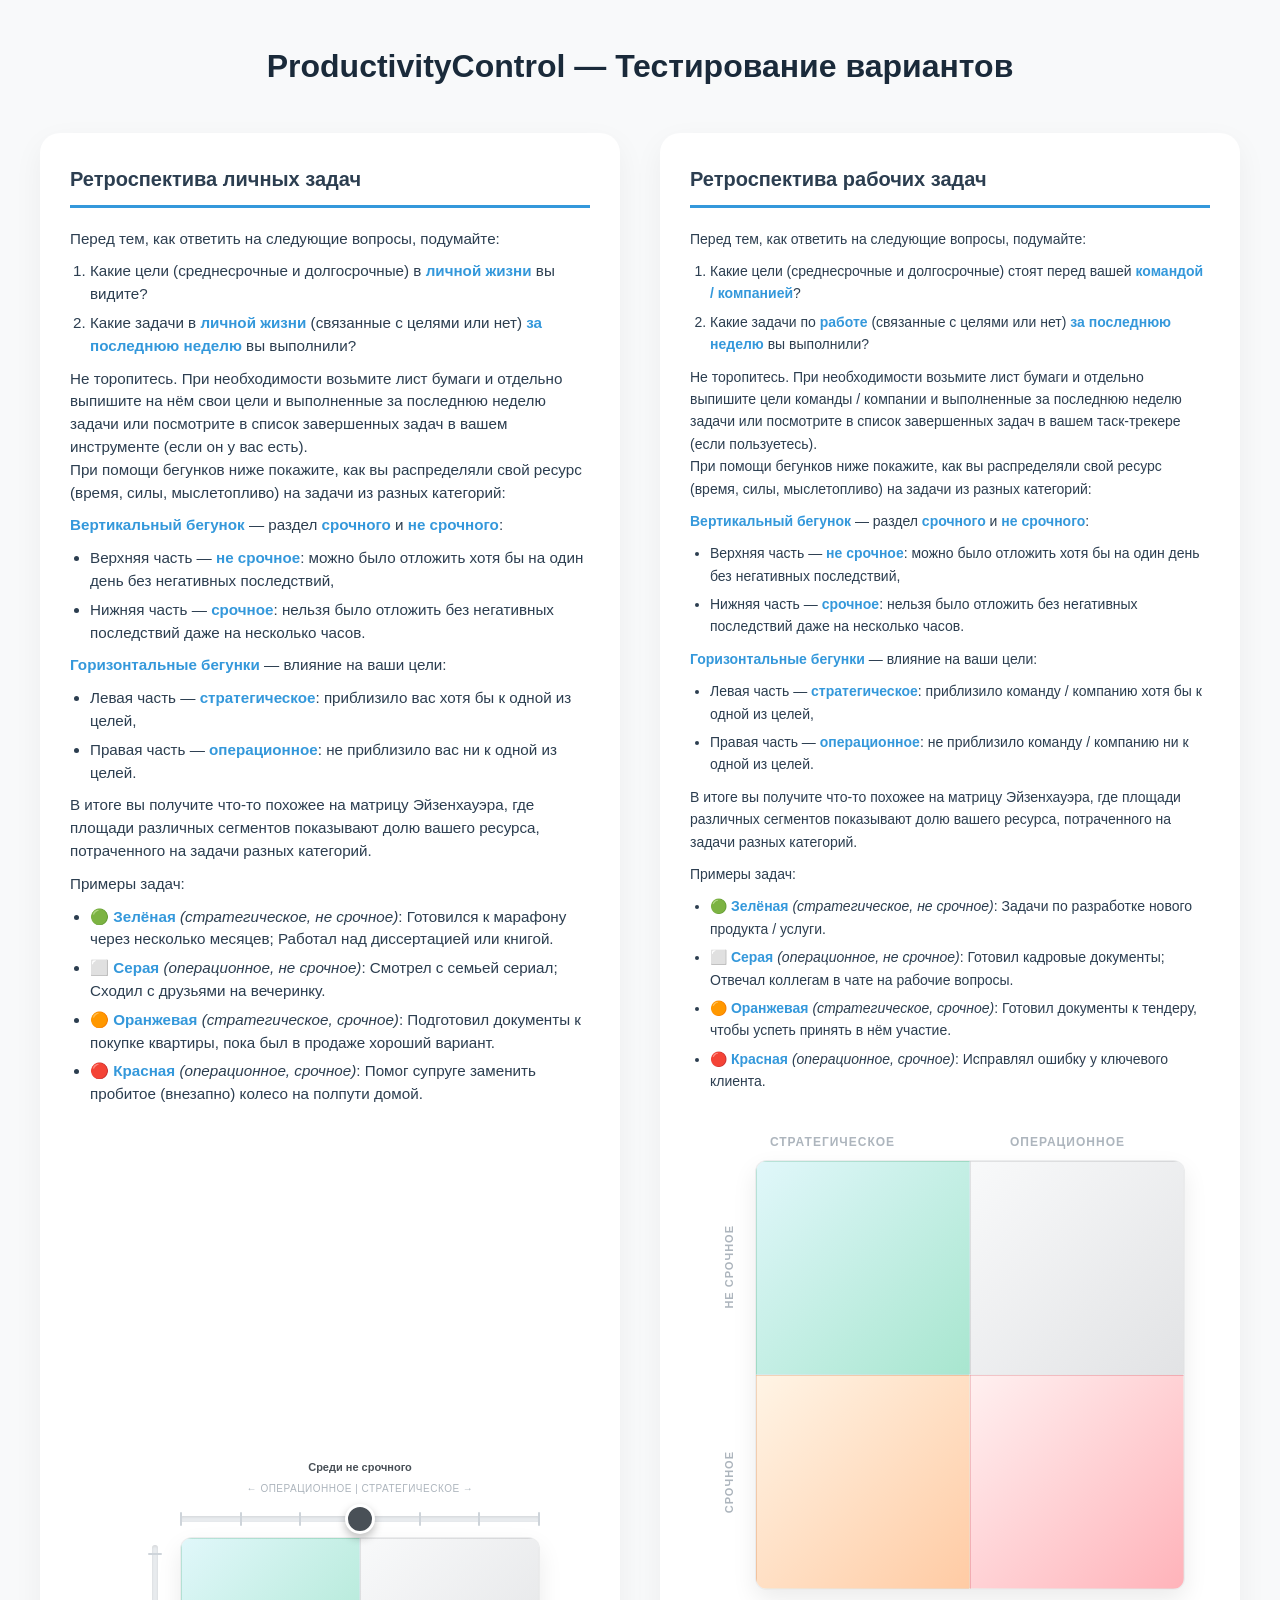
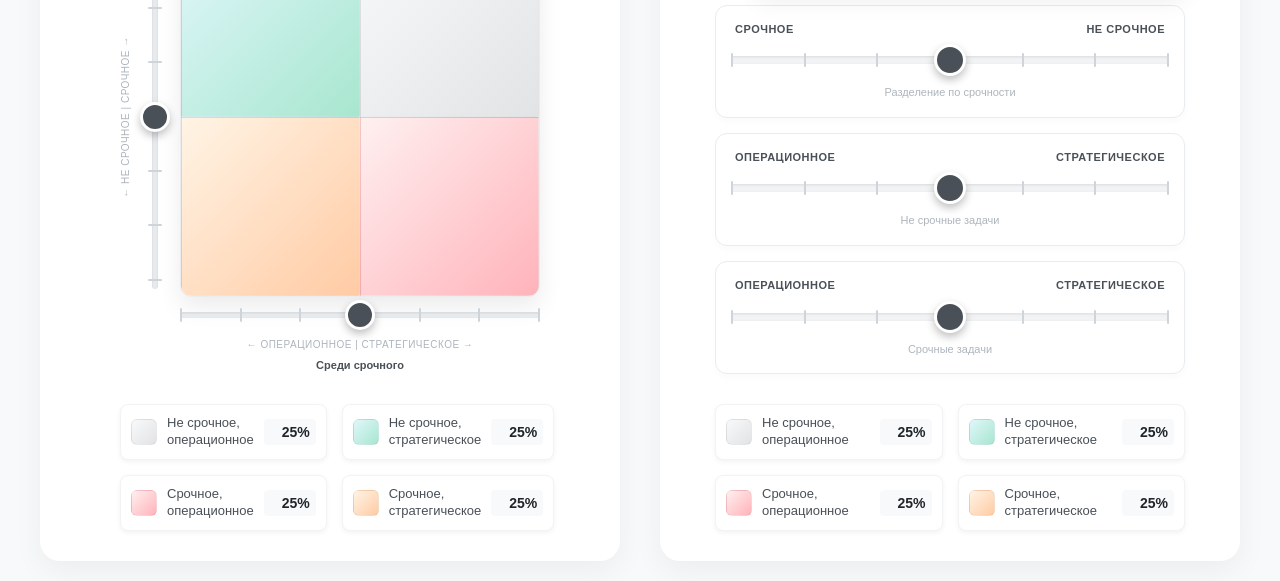
<file: Survey-pre-02 (Jedi Matrix Validation)/productivity-control-usage.html>
<!DOCTYPE html>
<html lang="ru">

<head>
<meta charset="UTF-8">
<meta name="viewport" content="width=device-width, initial-scale=1.0">
<title>ProductivityControl — Тестирование вариантов</title>
<link rel="icon" type="image/svg+xml" href="favicon.svg">
<style>
        :root {
            --primary-color: #3498db;
            --bg-color: #f8f9fa;
            --card-bg: #ffffff;
            --text-main: #2c3e50;
            --text-muted: #7f8c8d;
        }

        body {
            font-family: -apple-system, BlinkMacSystemFont, "Segoe UI", Roboto, Helvetica, Arial, sans-serif;
            padding: 20px;
            background-color: var(--bg-color);
            color: var(--text-main);
            line-height: 1.6;
            margin: 0;
        }

        h1 {
            text-align: center;
            margin-bottom: 40px;
            font-weight: 800;
            color: #1a2a3a;
        }

        h2 {
            color: #2c3e50;
            font-size: 1.25rem;
            margin-top: 0;
            margin-bottom: 20px;
            padding-bottom: 10px;
            border-bottom: 3px solid var(--primary-color);
            display: inline-block;
        }

        .variants-grid {
            display: grid;
            grid-template-columns: 1fr;
            gap: 40px;
            max-width: 1200px;
            margin: 0 auto;
        }

        @media (min-width: 1024px) {
            .variants-grid {
                grid-template-columns: 1fr 1fr;
            }
        }

        .variant {
            background: var(--card-bg);
            padding: 30px;
            border-radius: 20px;
            box-shadow: 0 10px 30px rgba(0, 0, 0, 0.05);
            display: flex;
            flex-direction: column;
        }

        .description {
            color: var(--text-main);
            font-size: 0.95rem;
            margin-bottom: 25px;
            line-height: 1.5;
        }

        .description p {
            margin: 0 0 10px 0;
        }

        .description strong {
            color: var(--primary-color);
        }

        .description ol,
        .description ul {
            padding-left: 20px;
            margin: 10px 0;
        }

        .description li {
            margin-bottom: 6px;
        }

        .description li:last-child {
            margin-bottom: 0;
        }

        .container {
            width: 100%;
            display: flex;
            flex-direction: column;
            align-items: center;
            margin-top: auto;
        }

        .buttons {
            margin-top: 25px;
            display: flex;
            justify-content: center;
            gap: 12px;
            width: 100%;
        }

        button {
            padding: 10px 20px;
            border: none;
            border-radius: 10px;
            background: var(--primary-color);
            color: white;
            font-size: 14px;
            font-weight: 600;
            cursor: pointer;
            transition: all 0.2s ease;
            box-shadow: 0 4px 6px rgba(52, 152, 219, 0.2);
        }

        button:hover {
            background: #2980b9;
            transform: translateY(-2px);
            box-shadow: 0 6px 12px rgba(52, 152, 219, 0.3);
        }

        button:active {
            transform: translateY(0);
        }

        @media (max-width: 600px) {
            body {
                padding: 10px 0;
            }

            .variant {
                padding: 15px 15px;
                border-radius: 0;
                box-shadow: none;
                border-bottom: 2px solid #e9ecef;
            }

            h1 {
                margin: 10px 15px 25px;
                font-size: 1.4rem;
            }

            .description {
                margin: 0 15px 20px;
            }
        }
    </style>
</head>

<body>

    <h1>ProductivityControl — Тестирование вариантов</h1>

    <div class="variants-grid">

        <!-- Вариант 1: Стандартный -->
        <div class="variant">
            <h2>Ретроспектива личных задач</h2>
            <div class="description">
                <p>Перед тем, как ответить на следующие вопросы, подумайте:</p>
                <ol>
                    <li>Какие цели (среднесрочные и долгосрочные) в <strong>личной жизни</strong> вы видите?</li>
                    <li>Какие задачи в <strong>личной жизни</strong> (связанные с целями или нет)
                        <strong>за последнюю неделю</strong> вы выполнили?
                    </li>
                </ol>

                Не торопитесь. При необходимости возьмите лист бумаги и отдельно выпишите на нём свои цели
                и выполненные за последнюю неделю задачи или посмотрите в список завершенных задач в вашем инструменте
                (если он у вас есть).

                <p>При помощи бегунков ниже покажите, как вы распределяли свой ресурс (время, силы, мыслетопливо) на
                    задачи из разных категорий:</p>
                <p><strong>Вертикальный бегунок</strong> — раздел <strong>срочного</strong> и <strong>не
                        срочного</strong>:</p>
                <ul>
                    <li>Верхняя часть — <strong>не срочное</strong>: можно было отложить хотя бы на один день без
                        негативных последствий,</li>
                    <li>Нижняя часть — <strong>срочное</strong>: нельзя было отложить без негативных последствий даже на
                        несколько часов.</li>
                </ul>
                <p><strong>Горизонтальные бегунки</strong> — влияние на ваши цели:</p>
                <ul>
                    <li>Левая часть — <strong>стратегическое</strong>: приблизило вас хотя бы к одной из целей,</li>
                    <li>Правая часть — <strong>операционное</strong>: не приблизило вас ни к одной из целей.</li>
                </ul>

                <p>В итоге вы получите что-то похожее на матрицу Эйзенхауэра, где площади различных сегментов показывают
                    долю вашего ресурса, потраченного на задачи разных категорий.</p>
                <p>Примеры задач:</p>
                <ul>
                    <li><strong>🟢 Зелёная</strong> <em>(стратегическое, не срочное)</em>: Готовился к марафону через
                        несколько месяцев; Работал над диссертацией или книгой.</li>
                    <li><strong>⬜ Серая</strong> <em>(операционное, не срочное)</em>: Смотрел с семьей сериал; Сходил с
                        друзьями на вечеринку.</li>
                    <li><strong>🟠 Оранжевая</strong> <em>(стратегическое, срочное)</em>: Подготовил документы к покупке
                        квартиры, пока был в продаже хороший вариант.</li>
                    <li><strong>🔴 Красная</strong> <em>(операционное, срочное)</em>: Помог супруге заменить пробитое
                        (внезапно) колесо на полпути домой.</li>
                </ul>

            </div>

            <div class="container">
                <div id="control-container-1"></div>
            </div>
        </div>

        <!-- Вариант 3: Горизонтальные бегунки -->
        <div class="variant">
            <h2>Ретроспектива рабочих задач</h2>
            <div class="description" style="max-width: 600px; margin-bottom: 30px; font-size: 14px; line-height: 1.6;">
                <p>Перед тем, как ответить на следующие вопросы, подумайте:</p>
                <ol>
                    <li>Какие цели (среднесрочные и долгосрочные) стоят перед вашей <strong>командой /
                            компанией</strong>?</li>
                    <li>Какие задачи по <strong>работе</strong> (связанные с целями или нет)
                        <strong>за последнюю неделю</strong> вы выполнили?
                    </li>
                </ol>

                Не торопитесь. При необходимости возьмите лист бумаги и отдельно выпишите цели команды / компании
                и выполненные за последнюю неделю задачи или посмотрите в список завершенных задач в вашем таск-трекере
                (если пользуетесь).

                <p>При помощи бегунков ниже покажите, как вы распределяли свой ресурс (время, силы, мыслетопливо) на
                    задачи из разных категорий:</p>
                <p><strong>Вертикальный бегунок</strong> — раздел <strong>срочного</strong> и <strong>не
                        срочного</strong>:</p>
                <ul>
                    <li>Верхняя часть — <strong>не срочное</strong>: можно было отложить хотя бы на один день без
                        негативных последствий,</li>
                    <li>Нижняя часть — <strong>срочное</strong>: нельзя было отложить без негативных последствий даже на
                        несколько часов.</li>
                </ul>
                <p><strong>Горизонтальные бегунки</strong> — влияние на ваши цели:</p>
                <ul>
                    <li>Левая часть — <strong>стратегическое</strong>: приблизило команду / компанию хотя бы к одной из
                        целей,</li>
                    <li>Правая часть — <strong>операционное</strong>: не приблизило команду / компанию ни к одной из
                        целей.</li>
                </ul>

                <p>В итоге вы получите что-то похожее на матрицу Эйзенхауэра, где площади различных сегментов показывают
                    долю вашего ресурса, потраченного на задачи разных категорий.</p>
                <p>Примеры задач:</p>
                <ul>
                    <li><strong>🟢 Зелёная</strong> <em>(стратегическое, не срочное)</em>: Задачи по разработке нового
                        продукта / услуги.</li>
                    <li><strong>⬜ Серая</strong> <em>(операционное, не срочное)</em>: Готовил кадровые документы;
                        Отвечал коллегам в чате на рабочие вопросы.</li>
                    <li><strong>🟠 Оранжевая</strong> <em>(стратегическое, срочное)</em>: Готовил документы к тендеру,
                        чтобы успеть принять в нём участие.</li>
                    <li><strong>🔴 Красная</strong> <em>(операционное, срочное)</em>: Исправлял ошибку у ключевого
                        клиента.</li>
                </ul>
            </div>

            <div class="container">
                <div id="control-container-3"></div>
            </div>
        </div>

    </div>

    <script src="productivity-control.js"></script>
    <script>
        // Вариант 1: Стандартный
        const control1 = new ProductivityControl(
            document.getElementById('control-container-1'),
            {
                size: 450,
                mode: 'standard'
            }
        );

        // Вариант 3: Горизонтальные бегунки
        const control3 = new ProductivityControl(
            document.getElementById('control-container-3'),
            {
                size: 450,
                mode: 'horizontal'
            }
        );
    </script>

</body>

</html>
</file>
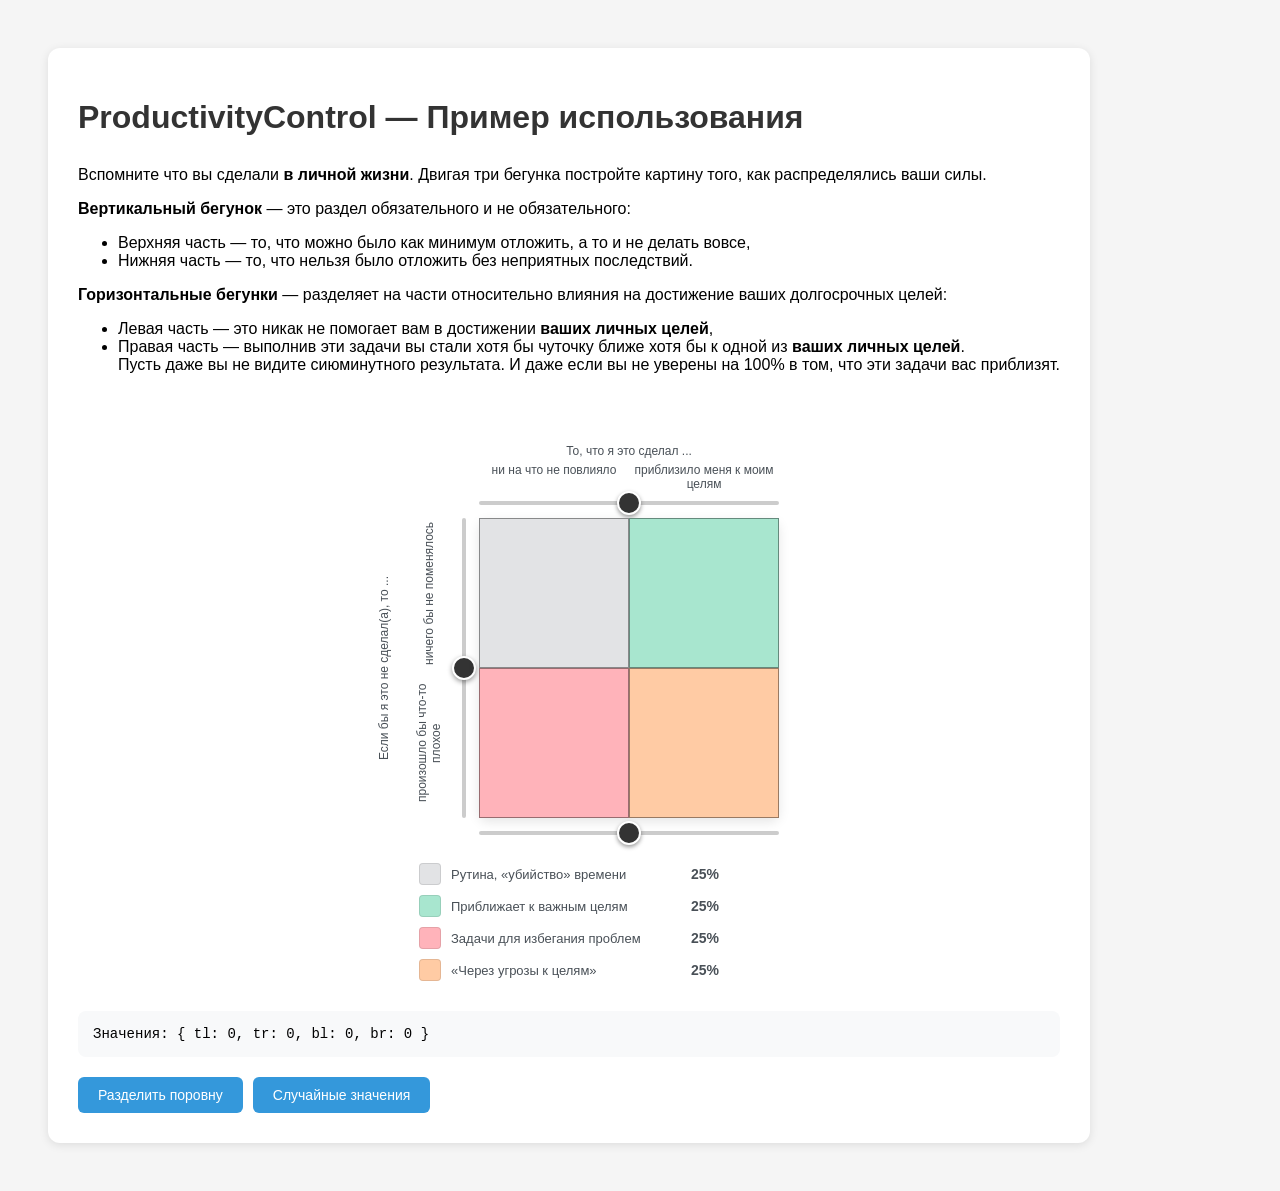
<file: Survey-02 (Large-Jedi-Survey)/preliminary/productivity-control-usage.html>
<!DOCTYPE html>
<html lang="ru">
<head>
    <meta charset="UTF-8">
    <meta name="viewport" content="width=device-width, initial-scale=1.0">
    <title>ProductivityControl — Пример использования</title>
    <style>
        body {
            font-family: -apple-system, BlinkMacSystemFont, "Segoe UI", Roboto, Helvetica, Arial, sans-serif;
            padding: 40px;
            background-color: #f5f5f5;
        }
        
        h1 {
            color: #333;
            margin-bottom: 30px;
        }
        
        .container {
            background: white;
            padding: 30px;
            border-radius: 12px;
            box-shadow: 0 2px 10px rgba(0,0,0,0.1);
            display: inline-block;
        }
        
        .output {
            margin-top: 30px;
            padding: 15px;
            background: #f8f9fa;
            border-radius: 8px;
            font-family: monospace;
            font-size: 14px;
        }
        
        .buttons {
            margin-top: 20px;
            display: flex;
            gap: 10px;
        }
        
        button {
            padding: 10px 20px;
            border: none;
            border-radius: 6px;
            background: #3498db;
            color: white;
            font-size: 14px;
            cursor: pointer;
        }
        
        button:hover {
            background: #2980b9;
        }
    </style>
</head>
<body>


<div class="container">
    <h1>ProductivityControl — Пример использования</h1>
    <p>
    Вспомните что вы сделали <strong>в личной жизни</strong>. Двигая три бегунка постройте картину того, как распределялись ваши силы.
    </p>
    <p>
        <strong>Вертикальный бегунок</strong> — это раздел обязательного и не обязательного:
        <ul>
            <li>Верхняя часть — то, что можно было как минимум отложить, а то и не делать вовсе,</li>
            <li>Нижняя часть — то, что нельзя было отложить без неприятных последствий.</li>
        </ul>
    </p>
    <p>
        <strong>Горизонтальные бегунки</strong> — разделяет на части относительно влияния на достижение ваших долгосрочных целей:
        <ul>
            <li>Левая часть — это никак не помогает вам в достижении <strong>ваших личных целей</strong>,</li>
            <li>Правая часть — выполнив эти задачи вы стали хотя бы чуточку ближе хотя бы к одной из <strong>ваших личных целей</strong>.
                <br>Пусть даже вы не видите сиюминутного результата. И даже если вы не уверены на 100% в том, что эти задачи вас приблизят.</li>
        </ul>
    </p>
    <br><br><br>
    <div id="control-container"></div>
    
    <div class="output" id="output">
        Значения: { tl: 0, tr: 0, bl: 0, br: 0 }
    </div>
    
    <div class="buttons">
        <button onclick="setEqual()">Разделить поровну</button>
        <button onclick="setRandom()">Случайные значения</button>
    </div>
</div>

<script src="productivity-control.js"></script>
<script>
    const output = document.getElementById('output');
    
    // Создаём виджет
    const control = new ProductivityControl(
        document.getElementById('control-container'),
        {
            size: 300,
            onChange: (values) => {
                output.textContent = `Значения: ${JSON.stringify(values)}`;
            }
        }
    );

    // Функции для кнопок
    function setEqual() {
        control.setValues({ tl: 25, tr: 25, bl: 25, br: 25 });
    }

    function setRandom() {
        const rand = () => Math.floor(Math.random() * 100);
        control.setValues({
            tl: rand(),
            tr: rand(),
            bl: rand(),
            br: rand()
        });
    }

</script>

</body>
</html>
</file>
<file: Survey-Pulse-Q3-2026/style.css>
/* ============================================
   Пульс-опрос: точная копия стилей из исследования валидации
   ============================================ */

:root {
    --primary-color: #3498db;
    --bg-color: #f8f9fa;
    --card-bg: #ffffff;
    --text-main: #2c3e50;
    --text-muted: #7f8c8d;

    /* Цвета зон */
    --color-reactive: #e74c3c;
    --color-reactive-light: #fadbd8;
    --color-proactive: #27ae60;
    --color-proactive-light: #d5f5e3;
    --color-operational: #95a5a6;
    --color-operational-light: #ebedef;

    --shadow: 0 4px 6px rgba(0, 0, 0, 0.1);
    --shadow-hover: 0 6px 12px rgba(0, 0, 0, 0.15);
    --radius: 12px;
    --radius-sm: 8px;
    --transition: all 0.3s ease;
}

* { margin: 0; padding: 0; box-sizing: border-box; }

body {
    font-family: -apple-system, BlinkMacSystemFont, "Segoe UI", Roboto, Arial, sans-serif;
    padding: 20px;
    background: var(--bg-color);
    color: var(--text-main);
    line-height: 1.6;
}

.app-container { max-width: 800px; margin: 0 auto; }

h1 {
    text-align: center; margin-bottom: 30px;
    font-weight: 800; color: #1a2a3a;
}

h2, h3 { margin-top: 0; color: #2c3e50; }

.page { display: none; animation: fadeIn 0.4s ease; }
.page.active { display: block; }
@keyframes fadeIn { from { opacity: 0; transform: translateY(10px); } to { opacity: 1; transform: translateY(0); } }

/* Карточки */
.card {
    background: var(--card-bg);
    padding: 8px;
    border-radius: 16px;
    box-shadow: 0 4px 15px rgba(0,0,0,0.04);
    margin-bottom: 25px;
}
.card p { margin-bottom: 10px; color: var(--text-muted); font-size: 0.95rem; }
.card p:last-child { margin-bottom: 0; }
.card p strong { color: var(--text-main); }
.card .center-scale-note { font-size: 0.6rem; }

.intro-card { text-align: center; }

/* === Легенда зон === */
.zones-legend {
    display: flex;
    flex-direction: column;
    gap: 15px;
    margin-bottom: 20px;
    padding: 0;
    background: transparent;
    border-radius: 0;
}

.legend-item {
    display: flex; gap: 12px; padding: 12px;
    border-radius: 8px; border-left: 3px solid;
    background: transparent;
}

.legend-item.reactive { border-color: var(--color-reactive); }
.legend-item.proactive { border-color: var(--color-proactive); }
.legend-item.operational { border-color: var(--color-operational); }

.legend-icon { font-size: 1.8rem; flex-shrink: 0; }
.legend-item strong { display: block; font-size: 1rem; margin-bottom: 5px; color: var(--text-main); }
.legend-item p { font-size: 0.8rem; line-height: 1.4; color: var(--text-main); margin: 0; }

.legend-hint {
    text-align: center;
    font-size: 0.85rem;
    color: var(--text-muted);
    margin-top: 8px;
    display: flex;
    align-items: center;
    justify-content: center;
    gap: 6px;
}
.legend-hint::before {
    content: "ℹ️";
    font-size: 1rem;
}

.drag-hint { text-align: center; color: var(--text-muted); font-size: 0.9rem; margin-top: 15px; }

/* === Pool === */
.pool-container {
    background: linear-gradient(135deg, #f5f7fa 0%, #c3cfe2 100%);
    padding: 20px; border-radius: var(--radius);
    margin-bottom: 20px; text-align: center;
}

.pool-label {
    font-size: 1rem; font-weight: 600; color: var(--text-muted);
    margin-bottom: 15px; text-transform: uppercase; letter-spacing: 1px;
}

.pool-slots {
    display: flex; justify-content: center; flex-wrap: wrap; gap: 10px;
    min-height: 60px; padding: 10px;
    border: 2px dashed var(--text-muted); border-radius: var(--radius-sm);
    background: rgba(255, 255, 255, 0.5); transition: var(--transition);
}
.pool-slots.drag-over { border-color: var(--primary-color); background: rgba(52, 152, 219, 0.1); }

.pool-counter { margin-top: 15px; font-size: 1rem; color: var(--text-muted); }
.pool-counter #available-cubes { font-weight: bold; color: var(--primary-color); font-size: 1.2rem; }

/* === Zones === */
.zones-container {
    display: grid; grid-template-columns: repeat(3, 1fr);
    gap: 20px; margin-bottom: 25px;
}

.zone {
    background: var(--card-bg); border-radius: var(--radius); padding: 20px;
    box-shadow: var(--shadow); transition: var(--transition);
    border: 3px solid transparent; min-height: 180px;
    display: flex; flex-direction: column;
}
.zone:hover { box-shadow: var(--shadow-hover); }
.zone.drag-over { transform: scale(1.02); border-color: var(--primary-color); }

.zone-header {
    display: flex; flex-direction: column; align-items: center; gap: 5px;
    margin-bottom: 10px; flex-shrink: 0;
}
.zone-header h3 { font-size: 0.8rem; color: var(--text-main); text-align: center; margin: 0; }
.zone-icon { font-size: 1.5rem; line-height: 1; }

.zone-drop-area {
    min-height: 80px; background: rgba(0, 0, 0, 0.03);
    border-radius: var(--radius-sm); padding: 4px;
    display: flex; flex-wrap: wrap; gap: 8px;
    align-items: flex-start; justify-content: center;
    transition: var(--transition); flex: 1;
}
.zone-drop-area.drag-over { background: rgba(52, 152, 219, 0.1); border: 2px dashed var(--primary-color); }

.zone-definition {
    width: 100%;
    font-size: 0.7rem;
    color: var(--text-main);
    text-align: center;
    line-height: 1.3;
    margin-bottom: 8px;
    padding: 6px 4px;
    background: rgba(255, 255, 255, 0.6);
    border-radius: 4px;
}

.zone-cubes { display: flex; flex-wrap: wrap; gap: 8px; justify-content: center; }

.zone-counter { text-align: center; margin-top: 15px; font-size: 1rem; color: var(--text-muted); }
.zone-counter .count-value { font-weight: bold; font-size: 1.3rem; color: var(--text-main); }

/* Цвета зон */
.reactive-zone { border-top: 4px solid var(--color-reactive); }
.reactive-zone .zone-drop-area { background: var(--color-reactive-light); }
.proactive-zone { border-top: 4px solid var(--color-proactive); }
.proactive-zone .zone-drop-area { background: var(--color-proactive-light); }
.operational-zone { border-top: 4px solid var(--color-operational); }
.operational-zone .zone-drop-area { background: var(--color-operational-light); }

/* === Energy Cube === */
.energy-cube {
    width: 50px; height: 50px;
    background: linear-gradient(135deg, #667eea 0%, #764ba2 100%);
    border-radius: var(--radius-sm);
    display: flex; align-items: center; justify-content: center;
    cursor: grab; user-select: none;
    box-shadow: var(--shadow); transition: var(--transition);
    touch-action: none;
}
.energy-cube:hover { transform: scale(1.1); box-shadow: var(--shadow-hover); }
.energy-cube:active { cursor: grabbing; }
.energy-cube.dragging { opacity: 0.5; transform: scale(1.2); }
.energy-cube span { font-size: 1.5rem; filter: drop-shadow(0 2px 4px rgba(0,0,0,0.3)); }

/* === Кнопки === */
.actions { display: flex; justify-content: center; margin-top: 30px; margin-bottom: 50px; }
.btn {
    padding: 12px 30px; border: none; border-radius: 10px;
    font-size: 16px; font-weight: 600; cursor: pointer; transition: all 0.2s ease;
}
.btn:disabled { opacity: 0.5; cursor: not-allowed; }
.btn-primary {
    background: var(--primary-color); color: white;
    box-shadow: 0 4px 6px rgba(52, 152, 219, 0.2);
}
.btn-primary:hover:not(:disabled) {
    background: #2980b9; transform: translateY(-2px);
    box-shadow: 0 6px 12px rgba(52, 152, 219, 0.3);
}
.btn-large { font-size: 1.1rem; padding: 14px 36px; }

/* === Likert: центрированная шкала (-3..+3) === */
.required-star { color: #e74c3c; margin-left: 4px; font-weight: 700; }

.likert-scale-group { margin-bottom: 16px; }
.likert-scale-group > label { font-weight: 700; margin-bottom: 12px; display: block; font-size: 1rem; }

.likert-center-scale {
    display: grid; grid-template-columns: auto repeat(7, 32px) auto;
    grid-template-rows: auto auto; gap: 2px; align-items: center;
    background: #f1f3f5; padding: 12px 8px; border-radius: 10px;
    position: relative; justify-content: center;
}
.likert-center-scale input[type="radio"] { display: none; }
.likert-center-scale label {
    width: 32px; height: 32px; display: flex; align-items: center; justify-content: center;
    background: #e9ecef; border-radius: 6px; font-size: 0.85rem; font-weight: 600;
    cursor: pointer; transition: all 0.15s ease; color: #495057;
}
.likert-center-scale label:hover { background: #dee2e6; }
.likert-center-scale input[type="radio"]:checked + label {
    background: var(--primary-color); color: white; box-shadow: 0 2px 4px rgba(52,152,219,0.3);
}
.likert-center-label {
    font-size: 0.75rem; color: #6c757d; line-height: 1.2; text-align: center;
    display: flex; align-items: center; height: 32px; box-sizing: border-box; width: 110px;
}
.likert-center-label.left { justify-content: flex-end; padding-right: 8px; }
.likert-center-label.right { justify-content: flex-start; padding-left: 8px; }
.center-scale-note {
    grid-column: 1 / -1; text-align: center; margin-top: 5px;
    font-size: 0.8rem; color: #6c757d;
}

/* === Горизонтальная шкала (PSS-4) === */
.likert-horiz-scale {
    display: flex;
    flex-wrap: nowrap;
    gap: 4px;
    width: 100%;
    background: #f1f3f5;
    padding: 8px 8px;
    border-radius: 10px;
}
.likert-horiz-scale input[type="radio"] { display: none; }
.likert-horiz-scale label {
    flex: 1;
    padding: 10px 2px;
    border-radius: 6px;
    background: #e9ecef;
    font-size: 0.85rem;
    font-weight: 600;
    cursor: pointer;
    transition: all 0.15s ease;
    color: #495057;
    display: flex;
    align-items: center;
    justify-content: center;
    text-align: center;
    white-space: normal; /* Разрешаем перенос текста */
    line-height: 1.2;
}
.likert-horiz-scale label:hover { background: #dee2e6; }
.likert-horiz-scale input[type="radio"]:checked + label {
    background: var(--primary-color); color: white; box-shadow: 0 2px 4px rgba(52,152,219,0.3);
}

/* === Шкала дефицита === */
.likert-deficit-scale {
    display: grid; grid-template-columns: auto repeat(7, 32px) auto;
    grid-template-rows: auto auto; gap: 2px; align-items: center;
    background: #f1f3f5; padding: 12px 8px; border-radius: 10px;
    position: relative; justify-content: center;
}
.likert-deficit-scale input[type="radio"] { display: none; }
.likert-deficit-scale label {
    width: 32px; height: 32px; display: flex; align-items: center; justify-content: center;
    background: #e9ecef; border-radius: 6px; font-size: 0.85rem; font-weight: 600;
    cursor: pointer; transition: all 0.15s ease; color: #495057;
}
.likert-deficit-scale label:hover { background: #dee2e6; }
.likert-deficit-scale input[type="radio"]:checked + label {
    background: var(--primary-color); color: white; box-shadow: 0 2px 4px rgba(52,152,219,0.3);
}
.likert-deficit-label {
    font-size: 0.75rem; color: #6c757d; line-height: 1.2; text-align: center;
    display: flex; align-items: center; height: 32px; box-sizing: border-box; width: 110px;
}
.likert-deficit-label.left { justify-content: flex-end; padding-right: 8px; }
.likert-deficit-label.right { justify-content: flex-start; padding-left: 8px; }

/* Радио вертикальный список */
.radio-vertical-list { display: flex; flex-direction: column; gap: 10px; }
.radio-item { display: flex; align-items: flex-start; gap: 10px; }
.radio-item input[type="radio"] { margin-top: 4px; accent-color: var(--primary-color); flex-shrink: 0; }
.radio-item label { font-size: 0.95rem; color: var(--text-main); cursor: pointer; }

/* Пасхалка - hint при наведении */
.hint-target {
    position: relative;
    cursor: help;
}

.hint-target::after {
    content: "Не смотря на весь пиздец, я сегодня молодец";
    position: absolute;
    bottom: 100%;
    left: 50%;
    transform: translateX(-50%);
    background: #333;
    color: #fff;
    padding: 8px 12px;
    border-radius: 6px;
    font-size: 0.8rem;
    white-space: normal;
    max-width: 250px;
    text-align: center;
    opacity: 0;
    pointer-events: none;
    transition: opacity 0.2s ease;
    z-index: 100;
    margin-bottom: 8px;
    box-shadow: 0 2px 8px rgba(0,0,0,0.2);
}

.hint-target:hover::after {
    opacity: 1;
}

/* Текстовые поля */
.text-field { margin-bottom: 25px; }
.text-field label { display: block; font-weight: 600; margin-bottom: 8px; color: var(--text-main); font-size: 1rem; }
.text-field textarea {
    width: 100%; min-height: 80px; padding: 12px; font-size: 1rem;
    border: 1px solid #ced4da; border-radius: 8px; font-family: inherit; resize: vertical;
    box-sizing: border-box;
}
.text-field textarea:focus { outline: none; border-color: var(--primary-color); box-shadow: 0 0 0 3px rgba(52,152,219,0.15); }
.text-field textarea::placeholder { color: #adb5bd; }
.field-hint { font-size: 0.8rem; color: var(--text-muted); margin-top: 4px; }

/* Спасибо */
.thank-you { text-align: center; padding: 60px 20px; }
.thank-you .emoji { font-size: 3rem; margin-bottom: 16px; }
.thank-you p { color: var(--text-muted); font-size: 1.1rem; }

/* === Адаптивность === */
@media (max-width: 768px) {
    .zones-container { gap: 10px; }
    .zone { min-height: 150px; padding: 5px; }
    .zone-drop-area { min-height: 60px; }
    .zones-legend { grid-template-columns: 1fr; gap: 10px; padding: 15px; }
    .likert-center-scale { grid-template-columns: auto repeat(7, 26px) auto; }
    .likert-center-scale label { width: 26px; height: 26px; font-size: 0.7rem; }
    .likert-center-label { font-size: 0.6rem; width: 70px; }
    .likert-deficit-scale { grid-template-columns: auto repeat(7, 26px) auto; }
    .likert-deficit-scale label { width: 26px; height: 26px; font-size: 0.7rem; }
    .likert-deficit-label { font-size: 0.6rem; width: 70px; }
}

@media (max-width: 480px) {
    body { padding: 12px; }
    h1 { font-size: 1.3rem; margin-bottom: 20px; }
    .card { padding: 8px; border-radius: 12px; }
    .energy-cube { width: 44px; height: 44px; }
    .energy-cube span { font-size: 1.3rem; }
    .pool-slots { gap: 8px; }
    .btn { padding: 10px 24px; font-size: 0.95rem; }
    .btn-large { padding: 12px 30px; }
    .legend-item p { font-size: 0.75rem; }
}

/* === Модальное окно === */
.modal-overlay {
    display: none;
    position: fixed;
    inset: 0;
    background: rgba(0, 0, 0, 0.5);
    z-index: 1000;
    align-items: center;
    justify-content: center;
}
.modal-overlay.active {
    display: flex;
}
.modal-box {
    background: white;
    padding: 32px;
    border-radius: 16px;
    max-width: 440px;
    width: 90%;
    text-align: center;
    box-shadow: 0 8px 32px rgba(0,0,0,0.2);
}
.modal-text {
    font-size: 1.05rem;
    color: var(--text-main);
    margin-bottom: 24px;
    line-height: 1.5;
}
.modal-buttons {
    display: flex;
    gap: 12px;
    justify-content: center;
    flex-wrap: wrap;
}
.btn-secondary {
    background: #95a5a6;
    color: white;
}
.btn-secondary:hover {
    background: #7f8c8d;
}
</file>
<file: Survey-Pulse-Q4-2026/style.css>
/* ============================================
   Пульс-опрос: точная копия стилей из исследования валидации
   ============================================ */

:root {
    --primary-color: #3498db;
    --bg-color: #f8f9fa;
    --card-bg: #ffffff;
    --text-main: #2c3e50;
    --text-muted: #7f8c8d;

    /* Цвета зон */
    --color-reactive: #e74c3c;
    --color-reactive-light: #fadbd8;
    --color-proactive: #27ae60;
    --color-proactive-light: #d5f5e3;
    --color-operational: #95a5a6;
    --color-operational-light: #ebedef;

    --shadow: 0 4px 6px rgba(0, 0, 0, 0.1);
    --shadow-hover: 0 6px 12px rgba(0, 0, 0, 0.15);
    --radius: 12px;
    --radius-sm: 8px;
    --transition: all 0.3s ease;
}

* { margin: 0; padding: 0; box-sizing: border-box; }

body {
    font-family: -apple-system, BlinkMacSystemFont, "Segoe UI", Roboto, Arial, sans-serif;
    padding: 20px;
    background: var(--bg-color);
    color: var(--text-main);
    line-height: 1.6;
}

.app-container { max-width: 800px; margin: 0 auto; }

h1 {
    text-align: center; margin-bottom: 30px;
    font-weight: 800; color: #1a2a3a;
}

h2, h3 { margin-top: 0; color: #2c3e50; }

.page { display: none; animation: fadeIn 0.4s ease; }
.page.active { display: block; }
@keyframes fadeIn { from { opacity: 0; transform: translateY(10px); } to { opacity: 1; transform: translateY(0); } }

/* Карточки */
.card {
    background: var(--card-bg);
    padding: 8px;
    border-radius: 16px;
    box-shadow: 0 4px 15px rgba(0,0,0,0.04);
    margin-bottom: 25px;
}
.card p { margin-bottom: 10px; color: var(--text-muted); font-size: 0.95rem; }
.card p:last-child { margin-bottom: 0; }
.card p strong { color: var(--text-main); }
.card .center-scale-note { font-size: 0.6rem; }

.intro-card { text-align: center; }

/* === Легенда зон === */
.zones-legend {
    display: flex;
    flex-direction: column;
    gap: 15px;
    margin-bottom: 20px;
    padding: 0;
    background: transparent;
    border-radius: 0;
}

.legend-item {
    display: flex; gap: 12px; padding: 12px;
    border-radius: 8px; border-left: 3px solid;
    background: transparent;
}

.legend-item.reactive { border-color: var(--color-reactive); }
.legend-item.proactive { border-color: var(--color-proactive); }
.legend-item.operational { border-color: var(--color-operational); }

.legend-icon { font-size: 1.8rem; flex-shrink: 0; }
.legend-item strong { display: block; font-size: 1rem; margin-bottom: 5px; color: var(--text-main); }
.legend-item p { font-size: 0.8rem; line-height: 1.4; color: var(--text-main); margin: 0; }

.legend-hint {
    text-align: center;
    font-size: 0.85rem;
    color: var(--text-muted);
    margin-top: 8px;
    display: flex;
    align-items: center;
    justify-content: center;
    gap: 6px;
}
.legend-hint::before {
    content: "ℹ️";
    font-size: 1rem;
}

.drag-hint { text-align: center; color: var(--text-muted); font-size: 0.9rem; margin-top: 15px; }

/* === Pool === */
.pool-container {
    background: linear-gradient(135deg, #f5f7fa 0%, #c3cfe2 100%);
    padding: 20px; border-radius: var(--radius);
    margin-bottom: 20px; text-align: center;
}

.pool-label {
    font-size: 1rem; font-weight: 600; color: var(--text-muted);
    margin-bottom: 15px; text-transform: uppercase; letter-spacing: 1px;
}

.pool-slots {
    display: flex; justify-content: center; flex-wrap: wrap; gap: 10px;
    min-height: 60px; padding: 10px;
    border: 2px dashed var(--text-muted); border-radius: var(--radius-sm);
    background: rgba(255, 255, 255, 0.5); transition: var(--transition);
}
.pool-slots.drag-over { border-color: var(--primary-color); background: rgba(52, 152, 219, 0.1); }

.pool-counter { margin-top: 15px; font-size: 1rem; color: var(--text-muted); }
.pool-counter #available-cubes { font-weight: bold; color: var(--primary-color); font-size: 1.2rem; }

/* === Zones === */
.zones-container {
    display: grid; grid-template-columns: repeat(3, 1fr);
    gap: 20px; margin-bottom: 25px;
}

.zone {
    background: var(--card-bg); border-radius: var(--radius); padding: 20px;
    box-shadow: var(--shadow); transition: var(--transition);
    border: 3px solid transparent; min-height: 180px;
    display: flex; flex-direction: column;
}
.zone:hover { box-shadow: var(--shadow-hover); }
.zone.drag-over { transform: scale(1.02); border-color: var(--primary-color); }

.zone-header {
    display: flex; flex-direction: column; align-items: center; gap: 5px;
    margin-bottom: 10px; flex-shrink: 0;
}
.zone-header h3 { font-size: 0.8rem; color: var(--text-main); text-align: center; margin: 0; }
.zone-icon { font-size: 1.5rem; line-height: 1; }

.zone-drop-area {
    min-height: 80px; background: rgba(0, 0, 0, 0.03);
    border-radius: var(--radius-sm); padding: 4px;
    display: flex; flex-wrap: wrap; gap: 8px;
    align-items: flex-start; justify-content: center;
    transition: var(--transition); flex: 1;
}
.zone-drop-area.drag-over { background: rgba(52, 152, 219, 0.1); border: 2px dashed var(--primary-color); }

.zone-definition {
    width: 100%;
    font-size: 0.7rem;
    color: var(--text-main);
    text-align: center;
    line-height: 1.3;
    margin-bottom: 8px;
    padding: 6px 4px;
    background: rgba(255, 255, 255, 0.6);
    border-radius: 4px;
}

.zone-cubes { display: flex; flex-wrap: wrap; gap: 8px; justify-content: center; }

.zone-counter { text-align: center; margin-top: 15px; font-size: 1rem; color: var(--text-muted); }
.zone-counter .count-value { font-weight: bold; font-size: 1.3rem; color: var(--text-main); }

/* Цвета зон */
.reactive-zone { border-top: 4px solid var(--color-reactive); }
.reactive-zone .zone-drop-area { background: var(--color-reactive-light); }
.proactive-zone { border-top: 4px solid var(--color-proactive); }
.proactive-zone .zone-drop-area { background: var(--color-proactive-light); }
.operational-zone { border-top: 4px solid var(--color-operational); }
.operational-zone .zone-drop-area { background: var(--color-operational-light); }

/* === Energy Cube === */
.energy-cube {
    width: 50px; height: 50px;
    background: linear-gradient(135deg, #667eea 0%, #764ba2 100%);
    border-radius: var(--radius-sm);
    display: flex; align-items: center; justify-content: center;
    cursor: grab; user-select: none;
    box-shadow: var(--shadow); transition: var(--transition);
    touch-action: none;
}
.energy-cube:hover { transform: scale(1.1); box-shadow: var(--shadow-hover); }
.energy-cube:active { cursor: grabbing; }
.energy-cube.dragging { opacity: 0.5; transform: scale(1.2); }
.energy-cube span { font-size: 1.5rem; filter: drop-shadow(0 2px 4px rgba(0,0,0,0.3)); }

/* === Кнопки === */
.actions { display: flex; justify-content: center; margin-top: 30px; margin-bottom: 50px; }
.btn {
    padding: 12px 30px; border: none; border-radius: 10px;
    font-size: 16px; font-weight: 600; cursor: pointer; transition: all 0.2s ease;
}
.btn:disabled { opacity: 0.5; cursor: not-allowed; }
.btn-primary {
    background: var(--primary-color); color: white;
    box-shadow: 0 4px 6px rgba(52, 152, 219, 0.2);
}
.btn-primary:hover:not(:disabled) {
    background: #2980b9; transform: translateY(-2px);
    box-shadow: 0 6px 12px rgba(52, 152, 219, 0.3);
}
.btn-large { font-size: 1.1rem; padding: 14px 36px; }

/* === Likert: центрированная шкала (-3..+3) === */
.required-star { color: #e74c3c; margin-left: 4px; font-weight: 700; }

.likert-scale-group { margin-bottom: 16px; }
.likert-scale-group > label { font-weight: 700; margin-bottom: 12px; display: block; font-size: 1rem; }

.likert-center-scale {
    display: grid; grid-template-columns: auto repeat(7, 32px) auto;
    grid-template-rows: auto auto; gap: 2px; align-items: center;
    background: #f1f3f5; padding: 12px 8px; border-radius: 10px;
    position: relative; justify-content: center;
}
.likert-center-scale input[type="radio"] { display: none; }
.likert-center-scale label {
    width: 32px; height: 32px; display: flex; align-items: center; justify-content: center;
    background: #e9ecef; border-radius: 6px; font-size: 0.85rem; font-weight: 600;
    cursor: pointer; transition: all 0.15s ease; color: #495057;
}
.likert-center-scale label:hover { background: #dee2e6; }
.likert-center-scale input[type="radio"]:checked + label {
    background: var(--primary-color); color: white; box-shadow: 0 2px 4px rgba(52,152,219,0.3);
}
.likert-center-label {
    font-size: 0.75rem; color: #6c757d; line-height: 1.2; text-align: center;
    display: flex; align-items: center; height: 32px; box-sizing: border-box; width: 110px;
    /* Вложенный .gender-adaptive span — отдельный flex-элемент, отсюда
       два эффекта: 1) пробел на границе элементов схлопывается —
       компенсируем column-gap; 2) без переноса элементы не умещаются
       в фиксированную ширину и вылезают за поля — разрешаем перенос
       на две строки (как было с обычным текстом до обёртки) */
    flex-wrap: wrap;
    column-gap: 0.3em;
}
.likert-center-label.left { justify-content: flex-end; padding-right: 8px; }
.likert-center-label.right { justify-content: flex-start; padding-left: 8px; }
.center-scale-note {
    grid-column: 1 / -1; text-align: center; margin-top: 5px;
    font-size: 0.8rem; color: #6c757d;
}

/* === Горизонтальная шкала (PSS-4) === */
.likert-horiz-scale {
    display: flex;
    flex-wrap: nowrap;
    gap: 4px;
    width: 100%;
    background: #f1f3f5;
    padding: 8px 8px;
    border-radius: 10px;
}
.likert-horiz-scale input[type="radio"] { display: none; }
.likert-horiz-scale label {
    flex: 1;
    padding: 10px 2px;
    border-radius: 6px;
    background: #e9ecef;
    font-size: 0.85rem;
    font-weight: 600;
    cursor: pointer;
    transition: all 0.15s ease;
    color: #495057;
    display: flex;
    align-items: center;
    justify-content: center;
    text-align: center;
    white-space: normal; /* Разрешаем перенос текста */
    line-height: 1.2;
}
.likert-horiz-scale label:hover { background: #dee2e6; }
.likert-horiz-scale input[type="radio"]:checked + label {
    background: var(--primary-color); color: white; box-shadow: 0 2px 4px rgba(52,152,219,0.3);
}

/* Легенда шкалы ШПАНА: подписи ступеней 1-5 над блоком пунктов.
   Колонки легенды выровнены по колонкам кнопок (тот же gap и
   горизонтальный padding, что у .likert-horiz-scale).
   Формат «цифры на кнопках + подписи отдельно» — как в оригинальном
   бланке PANAS (Watson, Clark & Tellegen, 1988), подробнее —
   комментарий в index.html. */
.panas-legend {
    display: flex;
    gap: 4px;
    padding: 0 8px;
    margin-bottom: 14px;
}
.panas-legend span {
    flex: 1;
    text-align: center;
    font-size: 0.7rem;
    line-height: 1.25;
    color: var(--text-muted);
}
.panas-legend b { color: var(--text-main); }

/* === Шкала дефицита === */
.likert-deficit-scale {
    display: grid; grid-template-columns: auto repeat(7, 32px) auto;
    grid-template-rows: auto auto; gap: 2px; align-items: center;
    background: #f1f3f5; padding: 12px 8px; border-radius: 10px;
    position: relative; justify-content: center;
}
.likert-deficit-scale input[type="radio"] { display: none; }
.likert-deficit-scale label {
    width: 32px; height: 32px; display: flex; align-items: center; justify-content: center;
    background: #e9ecef; border-radius: 6px; font-size: 0.85rem; font-weight: 600;
    cursor: pointer; transition: all 0.15s ease; color: #495057;
}
.likert-deficit-scale label:hover { background: #dee2e6; }
.likert-deficit-scale input[type="radio"]:checked + label {
    background: var(--primary-color); color: white; box-shadow: 0 2px 4px rgba(52,152,219,0.3);
}
.likert-deficit-label {
    font-size: 0.75rem; color: #6c757d; line-height: 1.2; text-align: center;
    display: flex; align-items: center; height: 32px; box-sizing: border-box; width: 110px;
}
.likert-deficit-label.left { justify-content: flex-end; padding-right: 8px; }
.likert-deficit-label.right { justify-content: flex-start; padding-left: 8px; }

/* Радио вертикальный список */
.radio-vertical-list { display: flex; flex-direction: column; gap: 10px; }
.radio-item { display: flex; align-items: flex-start; gap: 10px; }
.radio-item input[type="radio"] { margin-top: 4px; accent-color: var(--primary-color); flex-shrink: 0; }
.radio-item label { font-size: 0.95rem; color: var(--text-main); cursor: pointer; }

/* Пасхалка - hint при наведении */
.hint-target {
    position: relative;
    cursor: help;
}

.hint-target::after {
    content: "Не смотря на весь пиздец, я сегодня молодец";
    position: absolute;
    bottom: 100%;
    left: 50%;
    transform: translateX(-50%);
    background: #333;
    color: #fff;
    padding: 8px 12px;
    border-radius: 6px;
    font-size: 0.8rem;
    white-space: normal;
    max-width: 250px;
    text-align: center;
    opacity: 0;
    pointer-events: none;
    transition: opacity 0.2s ease;
    z-index: 100;
    margin-bottom: 8px;
    box-shadow: 0 2px 8px rgba(0,0,0,0.2);
}

.hint-target:hover::after {
    opacity: 1;
}

/* Текстовые поля */
.text-field { margin-bottom: 25px; }
.text-field label { display: block; font-weight: 600; margin-bottom: 8px; color: var(--text-main); font-size: 1rem; }
.text-field textarea {
    width: 100%; min-height: 80px; padding: 12px; font-size: 1rem;
    border: 1px solid #ced4da; border-radius: 8px; font-family: inherit; resize: vertical;
    box-sizing: border-box;
}
.text-field textarea:focus { outline: none; border-color: var(--primary-color); box-shadow: 0 0 0 3px rgba(52,152,219,0.15); }
.text-field textarea::placeholder { color: #adb5bd; }
.field-hint { font-size: 0.8rem; color: var(--text-muted); margin-top: 4px; }

/* Спасибо */
.thank-you { text-align: center; padding: 60px 20px; }
.thank-you .emoji { font-size: 3rem; margin-bottom: 16px; }
.thank-you p { color: var(--text-muted); font-size: 1.1rem; }

/* === Адаптивность === */
@media (max-width: 768px) {
    .zones-container { gap: 10px; }
    .zone { min-height: 150px; padding: 5px; }
    .zone-drop-area { min-height: 60px; }
    .zones-legend { grid-template-columns: 1fr; gap: 10px; padding: 15px; }
    .likert-center-scale { grid-template-columns: auto repeat(7, 26px) auto; }
    .likert-center-scale label { width: 26px; height: 26px; font-size: 0.7rem; }
    .likert-center-label { font-size: 0.6rem; width: 70px; }
    .likert-deficit-scale { grid-template-columns: auto repeat(7, 26px) auto; }
    .likert-deficit-scale label { width: 26px; height: 26px; font-size: 0.7rem; }
    .likert-deficit-label { font-size: 0.6rem; width: 70px; }
}

@media (max-width: 480px) {
    body { padding: 12px; }
    h1 { font-size: 1.3rem; margin-bottom: 20px; }
    .card { padding: 8px; border-radius: 12px; }
    .energy-cube { width: 44px; height: 44px; }
    .energy-cube span { font-size: 1.3rem; }
    .pool-slots { gap: 8px; }
    .btn { padding: 10px 24px; font-size: 0.95rem; }
    .btn-large { padding: 12px 30px; }
    .legend-item p { font-size: 0.75rem; }
}

/* === Модальное окно === */
.modal-overlay {
    display: none;
    position: fixed;
    inset: 0;
    background: rgba(0, 0, 0, 0.5);
    z-index: 1000;
    align-items: center;
    justify-content: center;
}
.modal-overlay.active {
    display: flex;
}
.modal-box {
    background: white;
    padding: 32px;
    border-radius: 16px;
    max-width: 440px;
    width: 90%;
    text-align: center;
    box-shadow: 0 8px 32px rgba(0,0,0,0.2);
}
.modal-text {
    font-size: 1.05rem;
    color: var(--text-main);
    margin-bottom: 24px;
    line-height: 1.5;
}
.modal-buttons {
    display: flex;
    gap: 12px;
    justify-content: center;
    flex-wrap: wrap;
}
.btn-secondary {
    background: #95a5a6;
    color: white;
}
.btn-secondary:hover {
    background: #7f8c8d;
}

/* ── SIMEA: пиктограммная шкала энергии (батарейки 1–7) ──
   Weigelt et al. (2022), DOI: 10.1080/1359432X.2022.2050218 */
.battery-scale {
    display: flex;
    justify-content: center;
    align-items: flex-end;
    gap: 4px;
    flex-wrap: wrap;
    padding: 10px 0 4px;
}
.battery-scale input[type="radio"] {
    display: none;
}
.battery-scale .battery-option {
    display: flex;
    align-items: center;
    justify-content: center;
    padding: 5px 4px;
    border: 2px solid transparent;
    border-radius: var(--radius-sm);
    cursor: pointer;
    transition: var(--transition);
}
.battery-scale .battery-option svg {
    display: block;
    width: 40px;
    height: auto;
}
/* На узких экранах (смартфоны) — компактнее, чтобы все 7 батареек
   помещались в один ряд без переноса */
@media (max-width: 480px) {
    .battery-scale {
        gap: 2px;
        padding: 8px 0 4px;
    }
    .battery-scale .battery-option {
        padding: 3px 3px;
    }
    .battery-scale .battery-option svg {
        width: 36px;
    }
}
/* Совсем узкие экраны (320px): ещё компактнее, чтобы ряд не переносился */
@media (max-width: 330px) {
    .battery-scale .battery-option svg {
        width: 27px;
    }
}
.battery-scale .battery-option:hover {
    background: rgba(52, 152, 219, 0.08);
    border-color: rgba(52, 152, 219, 0.4);
    transform: scale(1.05);
}
.battery-scale input[type="radio"]:checked + .battery-option {
    border-color: var(--primary-color);
    background: rgba(52, 152, 219, 0.12);
    box-shadow: var(--shadow);
}
.battery-body {
    fill: none;
    stroke: var(--text-main);
    stroke-width: 2;
}
.battery-terminal {
    fill: var(--text-main);
}
.battery-charge {
    fill: var(--color-proactive);
}
/* Цветовые ступени заряда — как в Figure 1 оригинальной работы
   (Weigelt et al., 2022): уровень 1 — пустая батарейка (без заливки),
   далее от красной через оранжевую и жёлтую к зелёной */
.battery-charge.bc-2 { fill: #e74c3c; }  /* красная */
.battery-charge.bc-3 { fill: #e67e22; }  /* оранжевая */
.battery-charge.bc-4 { fill: #f39c12; }  /* оранжево-жёлтая */
.battery-charge.bc-5 { fill: #f1c40f; }  /* жёлтая */
.battery-charge.bc-6 { fill: #9bc53d; }  /* жёлто-зелёная */
.battery-charge.bc-7 { fill: #27ae60; }  /* зелёная */
.battery-scale-anchors {
    display: flex;
    justify-content: space-between;
    margin-top: 6px;
}
</file>
<file: Survey-Pulse/style.css>
/* ============================================
   Пульс-опрос: точная копия стилей из исследования валидации
   ============================================ */

:root {
    --primary-color: #3498db;
    --bg-color: #f8f9fa;
    --card-bg: #ffffff;
    --text-main: #2c3e50;
    --text-muted: #7f8c8d;

    /* Цвета зон */
    --color-reactive: #e74c3c;
    --color-reactive-light: #fadbd8;
    --color-proactive: #27ae60;
    --color-proactive-light: #d5f5e3;
    --color-operational: #95a5a6;
    --color-operational-light: #ebedef;

    --shadow: 0 4px 6px rgba(0, 0, 0, 0.1);
    --shadow-hover: 0 6px 12px rgba(0, 0, 0, 0.15);
    --radius: 12px;
    --radius-sm: 8px;
    --transition: all 0.3s ease;
}

* { margin: 0; padding: 0; box-sizing: border-box; }

body {
    font-family: -apple-system, BlinkMacSystemFont, "Segoe UI", Roboto, Arial, sans-serif;
    padding: 20px;
    background: var(--bg-color);
    color: var(--text-main);
    line-height: 1.6;
}

.app-container { max-width: 800px; margin: 0 auto; }

h1 {
    text-align: center; margin-bottom: 30px;
    font-weight: 800; color: #1a2a3a;
}

h2, h3 { margin-top: 0; color: #2c3e50; }

.page { display: none; animation: fadeIn 0.4s ease; }
.page.active { display: block; }
@keyframes fadeIn { from { opacity: 0; transform: translateY(10px); } to { opacity: 1; transform: translateY(0); } }

/* Карточки */
.card {
    background: var(--card-bg);
    padding: 8px;
    border-radius: 16px;
    box-shadow: 0 4px 15px rgba(0,0,0,0.04);
    margin-bottom: 25px;
}
.card p { margin-bottom: 10px; color: var(--text-muted); font-size: 0.95rem; }
.card p:last-child { margin-bottom: 0; }
.card p strong { color: var(--text-main); }
.card .center-scale-note { font-size: 0.6rem; }

.intro-card { text-align: center; }

/* === Легенда зон === */
.zones-legend {
    display: flex;
    flex-direction: column;
    gap: 15px;
    margin-bottom: 20px;
    padding: 0;
    background: transparent;
    border-radius: 0;
}

.legend-item {
    display: flex; gap: 12px; padding: 12px;
    border-radius: 8px; border-left: 3px solid;
    background: transparent;
}

.legend-item.reactive { border-color: var(--color-reactive); }
.legend-item.proactive { border-color: var(--color-proactive); }
.legend-item.operational { border-color: var(--color-operational); }

.legend-icon { font-size: 1.8rem; flex-shrink: 0; }
.legend-item strong { display: block; font-size: 1rem; margin-bottom: 5px; color: var(--text-main); }
.legend-item p { font-size: 0.8rem; line-height: 1.4; color: var(--text-main); margin: 0; }

.legend-hint {
    text-align: center;
    font-size: 0.85rem;
    color: var(--text-muted);
    margin-top: 8px;
    display: flex;
    align-items: center;
    justify-content: center;
    gap: 6px;
}
.legend-hint::before {
    content: "ℹ️";
    font-size: 1rem;
}

.drag-hint { text-align: center; color: var(--text-muted); font-size: 0.9rem; margin-top: 15px; }

/* === Pool === */
.pool-container {
    background: linear-gradient(135deg, #f5f7fa 0%, #c3cfe2 100%);
    padding: 20px; border-radius: var(--radius);
    margin-bottom: 20px; text-align: center;
}

.pool-label {
    font-size: 1rem; font-weight: 600; color: var(--text-muted);
    margin-bottom: 15px; text-transform: uppercase; letter-spacing: 1px;
}

.pool-slots {
    display: flex; justify-content: center; flex-wrap: wrap; gap: 10px;
    min-height: 60px; padding: 10px;
    border: 2px dashed var(--text-muted); border-radius: var(--radius-sm);
    background: rgba(255, 255, 255, 0.5); transition: var(--transition);
}
.pool-slots.drag-over { border-color: var(--primary-color); background: rgba(52, 152, 219, 0.1); }

.pool-counter { margin-top: 15px; font-size: 1rem; color: var(--text-muted); }
.pool-counter #available-cubes { font-weight: bold; color: var(--primary-color); font-size: 1.2rem; }

/* === Zones === */
.zones-container {
    display: grid; grid-template-columns: repeat(3, 1fr);
    gap: 20px; margin-bottom: 25px;
}

.zone {
    background: var(--card-bg); border-radius: var(--radius); padding: 20px;
    box-shadow: var(--shadow); transition: var(--transition);
    border: 3px solid transparent; min-height: 180px;
    display: flex; flex-direction: column;
}
.zone:hover { box-shadow: var(--shadow-hover); }
.zone.drag-over { transform: scale(1.02); border-color: var(--primary-color); }

.zone-header {
    display: flex; flex-direction: column; align-items: center; gap: 5px;
    margin-bottom: 10px; flex-shrink: 0;
}
.zone-header h3 { font-size: 0.8rem; color: var(--text-main); text-align: center; margin: 0; }
.zone-icon { font-size: 1.5rem; line-height: 1; }

.zone-drop-area {
    min-height: 80px; background: rgba(0, 0, 0, 0.03);
    border-radius: var(--radius-sm); padding: 4px;
    display: flex; flex-wrap: wrap; gap: 8px;
    align-items: flex-start; justify-content: center;
    transition: var(--transition); flex: 1;
}
.zone-drop-area.drag-over { background: rgba(52, 152, 219, 0.1); border: 2px dashed var(--primary-color); }

.zone-definition {
    width: 100%;
    font-size: 0.7rem;
    color: var(--text-main);
    text-align: center;
    line-height: 1.3;
    margin-bottom: 8px;
    padding: 6px 4px;
    background: rgba(255, 255, 255, 0.6);
    border-radius: 4px;
}

.zone-cubes { display: flex; flex-wrap: wrap; gap: 8px; justify-content: center; }

.zone-counter { text-align: center; margin-top: 15px; font-size: 1rem; color: var(--text-muted); }
.zone-counter .count-value { font-weight: bold; font-size: 1.3rem; color: var(--text-main); }

/* Цвета зон */
.reactive-zone { border-top: 4px solid var(--color-reactive); }
.reactive-zone .zone-drop-area { background: var(--color-reactive-light); }
.proactive-zone { border-top: 4px solid var(--color-proactive); }
.proactive-zone .zone-drop-area { background: var(--color-proactive-light); }
.operational-zone { border-top: 4px solid var(--color-operational); }
.operational-zone .zone-drop-area { background: var(--color-operational-light); }

/* === Energy Cube === */
.energy-cube {
    width: 50px; height: 50px;
    background: linear-gradient(135deg, #667eea 0%, #764ba2 100%);
    border-radius: var(--radius-sm);
    display: flex; align-items: center; justify-content: center;
    cursor: grab; user-select: none;
    box-shadow: var(--shadow); transition: var(--transition);
    touch-action: none;
}
.energy-cube:hover { transform: scale(1.1); box-shadow: var(--shadow-hover); }
.energy-cube:active { cursor: grabbing; }
.energy-cube.dragging { opacity: 0.5; transform: scale(1.2); }
.energy-cube span { font-size: 1.5rem; filter: drop-shadow(0 2px 4px rgba(0,0,0,0.3)); }

/* === Кнопки === */
.actions { display: flex; justify-content: center; margin-top: 30px; margin-bottom: 50px; }
.btn {
    padding: 12px 30px; border: none; border-radius: 10px;
    font-size: 16px; font-weight: 600; cursor: pointer; transition: all 0.2s ease;
}
.btn:disabled { opacity: 0.5; cursor: not-allowed; }
.btn-primary {
    background: var(--primary-color); color: white;
    box-shadow: 0 4px 6px rgba(52, 152, 219, 0.2);
}
.btn-primary:hover:not(:disabled) {
    background: #2980b9; transform: translateY(-2px);
    box-shadow: 0 6px 12px rgba(52, 152, 219, 0.3);
}
.btn-large { font-size: 1.1rem; padding: 14px 36px; }

/* === Likert: центрированная шкала (-3..+3) === */
.required-star { color: #e74c3c; margin-left: 4px; font-weight: 700; }

.likert-scale-group { margin-bottom: 16px; }
.likert-scale-group > label { font-weight: 700; margin-bottom: 12px; display: block; font-size: 1rem; }

.likert-center-scale {
    display: grid; grid-template-columns: auto repeat(7, 32px) auto;
    grid-template-rows: auto auto; gap: 2px; align-items: center;
    background: #f1f3f5; padding: 12px 8px; border-radius: 10px;
    position: relative; justify-content: center;
}
.likert-center-scale input[type="radio"] { display: none; }
.likert-center-scale label {
    width: 32px; height: 32px; display: flex; align-items: center; justify-content: center;
    background: #e9ecef; border-radius: 6px; font-size: 0.85rem; font-weight: 600;
    cursor: pointer; transition: all 0.15s ease; color: #495057;
}
.likert-center-scale label:hover { background: #dee2e6; }
.likert-center-scale input[type="radio"]:checked + label {
    background: var(--primary-color); color: white; box-shadow: 0 2px 4px rgba(52,152,219,0.3);
}
.likert-center-label {
    font-size: 0.75rem; color: #6c757d; line-height: 1.2; text-align: center;
    display: flex; align-items: center; height: 32px; box-sizing: border-box; width: 110px;
}
.likert-center-label.left { justify-content: flex-end; padding-right: 8px; }
.likert-center-label.right { justify-content: flex-start; padding-left: 8px; }
.center-scale-note {
    grid-column: 1 / -1; text-align: center; margin-top: 5px;
    font-size: 0.8rem; color: #6c757d;
}

/* === Шкала дефицита === */
.likert-deficit-scale {
    display: grid; grid-template-columns: auto repeat(7, 32px) auto;
    grid-template-rows: auto auto; gap: 2px; align-items: center;
    background: #f1f3f5; padding: 12px 8px; border-radius: 10px;
    position: relative; justify-content: center;
}
.likert-deficit-scale input[type="radio"] { display: none; }
.likert-deficit-scale label {
    width: 32px; height: 32px; display: flex; align-items: center; justify-content: center;
    background: #e9ecef; border-radius: 6px; font-size: 0.85rem; font-weight: 600;
    cursor: pointer; transition: all 0.15s ease; color: #495057;
}
.likert-deficit-scale label:hover { background: #dee2e6; }
.likert-deficit-scale input[type="radio"]:checked + label {
    background: var(--primary-color); color: white; box-shadow: 0 2px 4px rgba(52,152,219,0.3);
}
.likert-deficit-label {
    font-size: 0.75rem; color: #6c757d; line-height: 1.2; text-align: center;
    display: flex; align-items: center; height: 32px; box-sizing: border-box; width: 110px;
}
.likert-deficit-label.left { justify-content: flex-end; padding-right: 8px; }
.likert-deficit-label.right { justify-content: flex-start; padding-left: 8px; }

/* Радио вертикальный список */
.radio-vertical-list { display: flex; flex-direction: column; gap: 10px; }
.radio-item { display: flex; align-items: flex-start; gap: 10px; }
.radio-item input[type="radio"] { margin-top: 4px; accent-color: var(--primary-color); flex-shrink: 0; }
.radio-item label { font-size: 0.95rem; color: var(--text-main); cursor: pointer; }

/* Пасхалка - hint при наведении */
.hint-target {
    position: relative;
    cursor: help;
}

.hint-target::after {
    content: "Не смотря на весь пиздец, я сегодня молодец";
    position: absolute;
    bottom: 100%;
    left: 50%;
    transform: translateX(-50%);
    background: #333;
    color: #fff;
    padding: 8px 12px;
    border-radius: 6px;
    font-size: 0.8rem;
    white-space: normal;
    max-width: 250px;
    text-align: center;
    opacity: 0;
    pointer-events: none;
    transition: opacity 0.2s ease;
    z-index: 100;
    margin-bottom: 8px;
    box-shadow: 0 2px 8px rgba(0,0,0,0.2);
}

.hint-target:hover::after {
    opacity: 1;
}

/* Текстовые поля */
.text-field { margin-bottom: 25px; }
.text-field label { display: block; font-weight: 600; margin-bottom: 8px; color: var(--text-main); font-size: 1rem; }
.text-field textarea {
    width: 100%; min-height: 80px; padding: 12px; font-size: 1rem;
    border: 1px solid #ced4da; border-radius: 8px; font-family: inherit; resize: vertical;
    box-sizing: border-box;
}
.text-field textarea:focus { outline: none; border-color: var(--primary-color); box-shadow: 0 0 0 3px rgba(52,152,219,0.15); }
.text-field textarea::placeholder { color: #adb5bd; }
.field-hint { font-size: 0.8rem; color: var(--text-muted); margin-top: 4px; }

/* Спасибо */
.thank-you { text-align: center; padding: 60px 20px; }
.thank-you .emoji { font-size: 3rem; margin-bottom: 16px; }
.thank-you p { color: var(--text-muted); font-size: 1.1rem; }

/* === Адаптивность === */
@media (max-width: 768px) {
    .zones-container { gap: 10px; }
    .zone { min-height: 150px; padding: 5px; }
    .zone-drop-area { min-height: 60px; }
    .zones-legend { grid-template-columns: 1fr; gap: 10px; padding: 15px; }
    .likert-center-scale { grid-template-columns: auto repeat(7, 26px) auto; }
    .likert-center-scale label { width: 26px; height: 26px; font-size: 0.7rem; }
    .likert-center-label { font-size: 0.6rem; width: 70px; }
    .likert-deficit-scale { grid-template-columns: auto repeat(7, 26px) auto; }
    .likert-deficit-scale label { width: 26px; height: 26px; font-size: 0.7rem; }
    .likert-deficit-label { font-size: 0.6rem; width: 70px; }
}

@media (max-width: 480px) {
    body { padding: 12px; }
    h1 { font-size: 1.3rem; margin-bottom: 20px; }
    .card { padding: 8px; border-radius: 12px; }
    .energy-cube { width: 44px; height: 44px; }
    .energy-cube span { font-size: 1.3rem; }
    .pool-slots { gap: 8px; }
    .btn { padding: 10px 24px; font-size: 0.95rem; }
    .btn-large { padding: 12px 30px; }
    .legend-item p { font-size: 0.75rem; }
}
</file>
